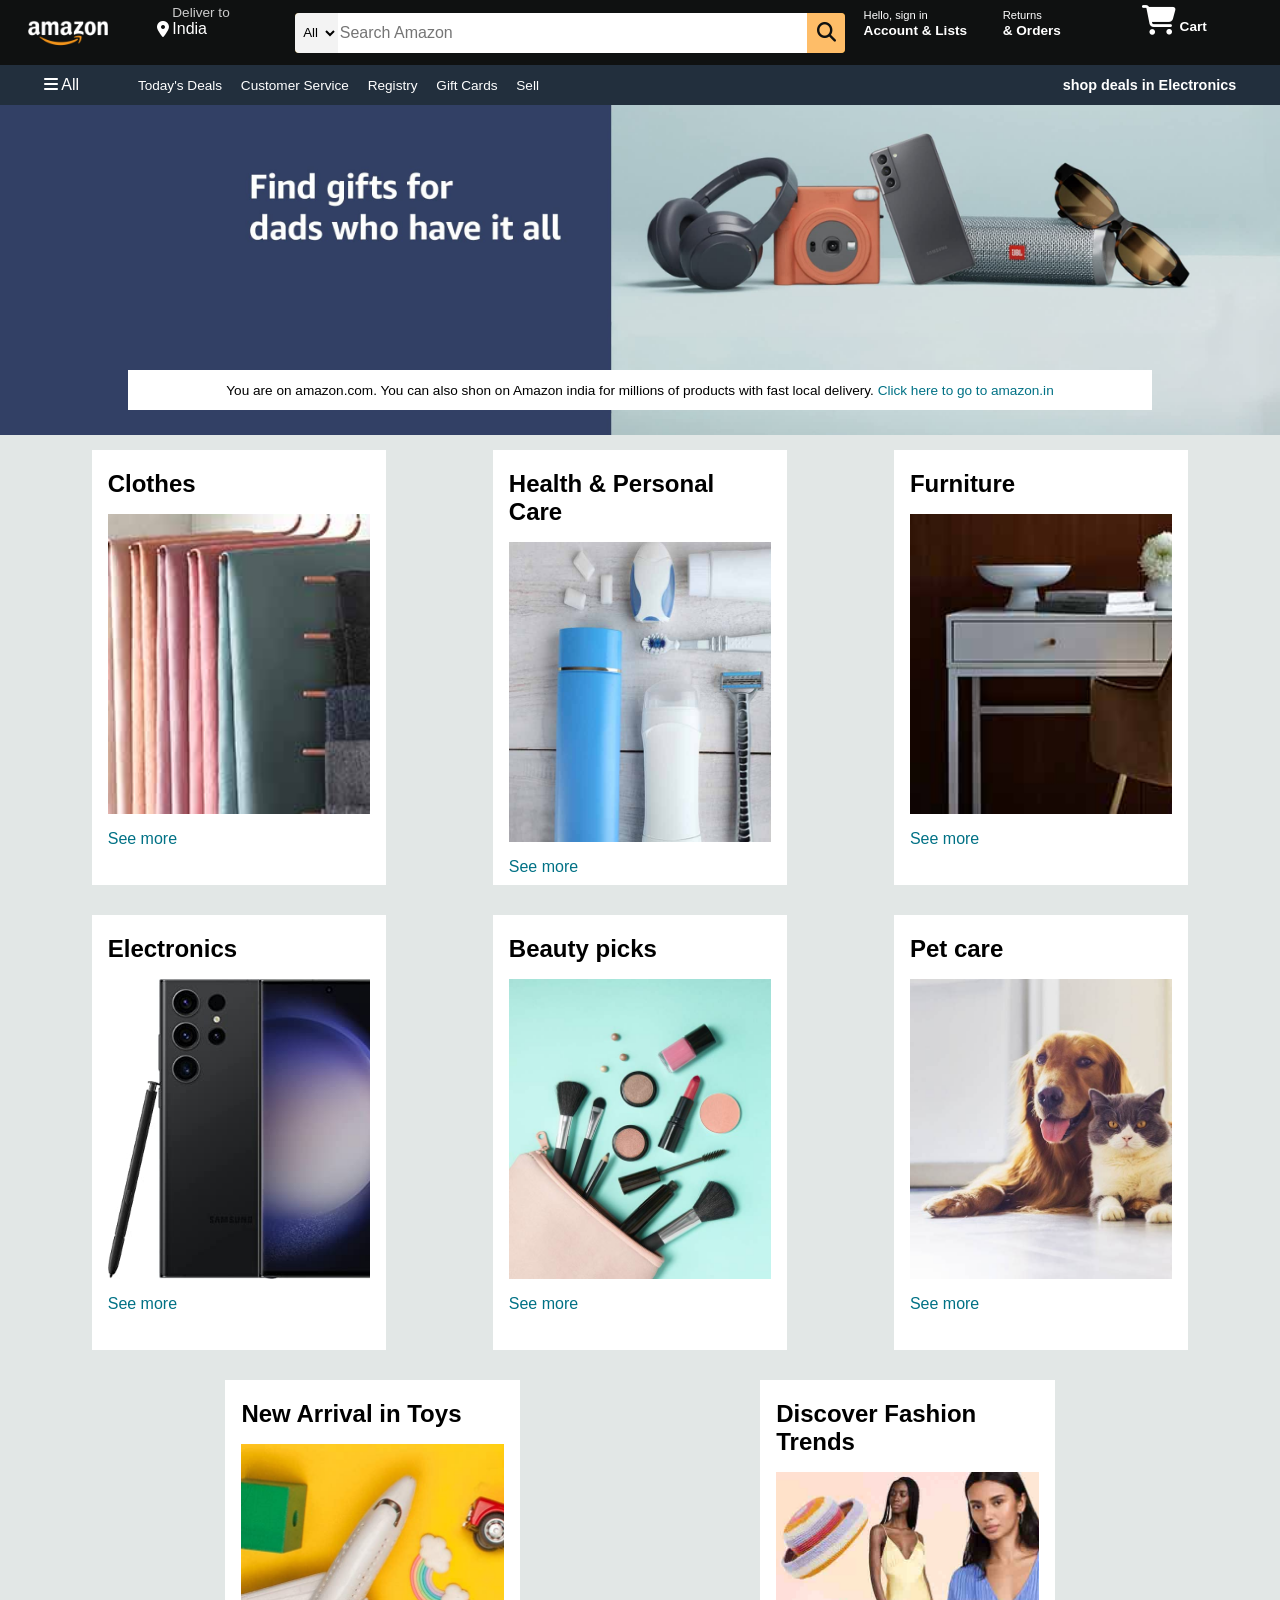
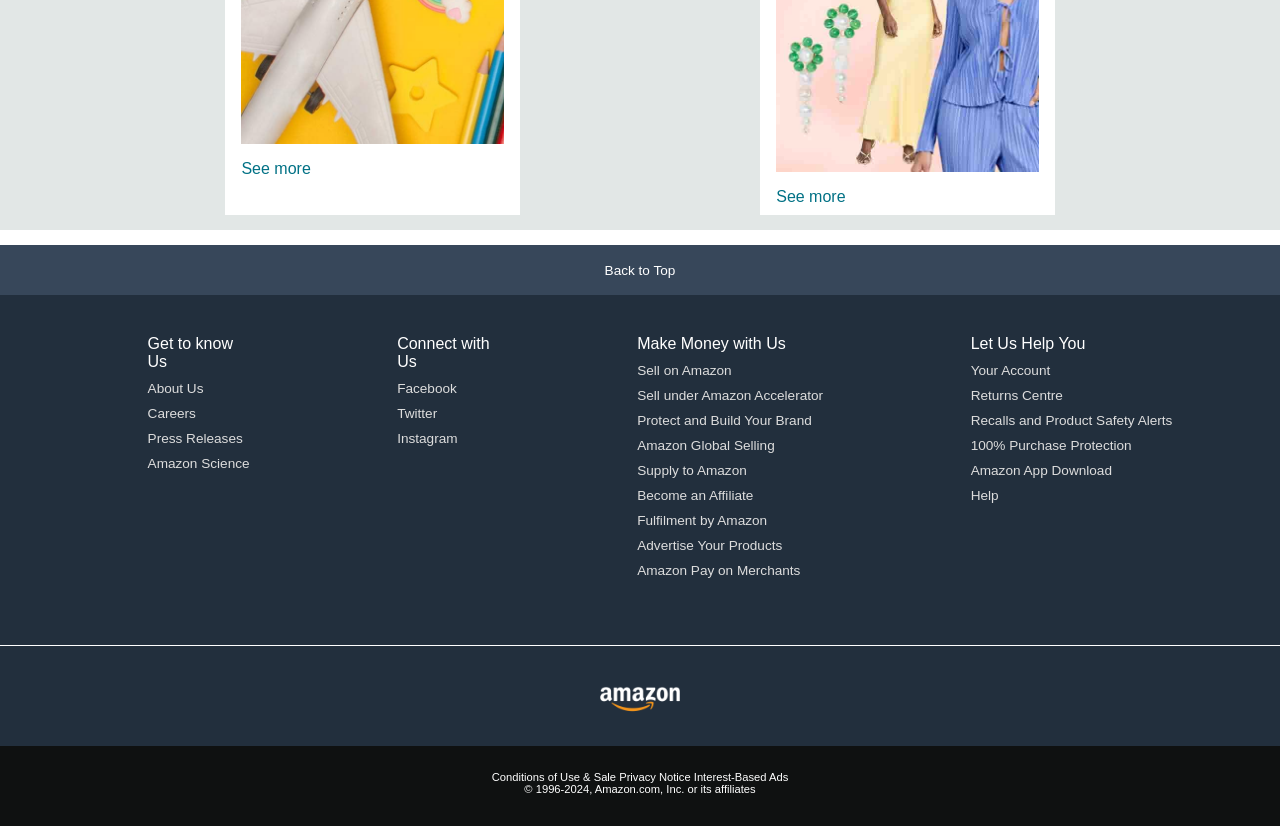
<file: Amazon_Interface/index.html>
<!DOCTYPE html>
<html lang="en">
<head>
    <meta charset="UTF-8">
    <meta http-equiv="X-UA-Compatible" content="IE=edge">
    <meta name="viewport" content="width=device-width, initial-scale=1.0">
    <title>Amazon</title>
    <link rel="stylesheet" href="https://cdnjs.cloudflare.com/ajax/libs/font-awesome/6.6.0/css/all.min.css" integrity="sha512-Kc323vGBEqzTmouAECnVceyQqyqdsSiqLQISBL29aUW4U/M7pSPA/gEUZQqv1cwx4OnYxTxve5UMg5GT6L4JJg==" crossorigin="anonymous" referrerpolicy="no-referrer" />
    <link rel="stylesheet" href="style.css">
</head>
<body>
    <header>
        <div class="navbar">
        <div class="nav-logo border">
            <div class="logo"></div>
            </div>

            <div class="nav-address border">
                <p class="add-first">Deliver to</p>
                <div class="add-icon">
                    <i class="fa-solid fa-location-dot"></i>
                    <p class="add-second">India</p>
                </div>
            </div>
        <div class="nav-search">
            <select class="search-select">
                <option>All</option>
            </select>
            <input placeholder="Search Amazon" class="search-input">
            <div class="search-icon">
                <i class="fa-solid fa-magnifying-glass"></i>
            </div>
        </div>
        <div class="nav-signin border">
            <p><span>Hello, sign in</span></p>
            <p class="nav-second">Account & Lists</p>
        </div>

        <div class="nav-return border">
            <p><span>Returns</span></p>
            <p class="nav-second">& Orders</p>
        </div>

        <div class="nav-cart border">
            <i class="fa-solid fa-cart-shopping"></i>
            Cart
        </div>
    </div>
        <div class="panel">
            <div class="panel-all">
                <i class="fa-solid fa-bars"></i>
                All
            </div>
            <div class="panel-ops">
                <p>Today's Deals</p>
                <p>Customer Service</p>
                <p>Registry</p>
                <p>Gift Cards</p>
                <p>Sell</p>
            </div>
        <div class="panel-deals">
            shop deals in Electronics
        </div>
        </div>
    </header>
    <div class="hero-section">
        <div class="hero-msg">
            <p>You are on amazon.com. You can also shon on Amazon india for millions of products with fast local delivery. <a>Click here to go to amazon.in</a></p>
        </div>
    </div>

    <div class="shop-section">
        <div class="box">
            <div class="box-content">
                <h2>Clothes</h2>
            <div class="box-img" style="background-image: url('box1_image.jpg');"></div>
            <p>See more</p>
            </div>
        </div>
        <div class="box"><div class="box-content">
            <h2>Health & Personal Care</h2>
        <div class="box-img" style="background-image: url('box2_image.jpg');"></div>
        <p>See more</p>
        </div>
    </div>
        <div class="box">
            <div class="box-content">
                <h2>Furniture</h2>
            <div class="box-img" style="background-image: url('box3_image.jpg');"></div>
            <p>See more</p>
            </div>
        </div>
        <div class="box"><div class="box-content">
            <h2>Electronics</h2>
        <div class="box-img" style="background-image: url('box4_image.jpg');"></div>
        <p>See more</p>
        </div>
    </div>
    <div class="box">
        <div class="box-content">
            <h2>Beauty picks</h2>
        <div class="box-img" style="background-image: url('box5_image.jpg');"></div>
        <p>See more</p>
        </div>
    </div>
    <div class="box"><div class="box-content">
        <h2>Pet care</h2>
    <div class="box-img" style="background-image: url('box6_image.jpg');"></div>
    <p>See more</p>
    </div>
</div>
    <div class="box">
        <div class="box-content">
            <h2>New Arrival in Toys</h2>
        <div class="box-img" style="background-image: url('box7_image.jpg');"></div>
        <p>See more</p>
        </div>
    </div>
    <div class="box"><div class="box-content">
        <h2>Discover Fashion Trends</h2>
    <div class="box-img" style="background-image: url('box8_image.jpg');"></div>
    <p>See more</p>
    </div>
</div>
    </div>

    <footer>
        <div class="foot-panel1">
            Back to Top
        </div>

        <div class="foot-panel2">
            <ul>
                <p1>Get to know</p1><br>
                <p2>Us</p2>
                 <a>About Us</a>
                 <a>Careers</a>
                 <a>Press Releases</a>
                 <a>Amazon Science</a>
            </ul>
            <ul>
                <p1>Connect with</p1><br>
                <p2>Us</p2>
                 <a>Facebook</a>
                 <a>Twitter</a>
                 <a>Instagram</a>
            </ul>
            <ul>
                <p>Make Money with Us</p>
                 <a>Sell on Amazon</a>
                 <a>Sell under Amazon 
                    Accelerator</a>
                 <a>Protect and Build Your Brand</a>
                 <a>Amazon Global Selling</a>
                 <a>Supply to Amazon</a>
                 <a>Become an Affiliate</a>
                 <a>Fulfilment by Amazon</a>
                 <a>Advertise Your Products</a>
                 <a>Amazon Pay on Merchants</a>
            </ul>
            <ul>
                <p>Let Us Help You</p>
                 <a>Your Account</a>
                 <a>Returns Centre</a>
                 <a>Recalls and Product Safety Alerts</a>
                 <a>100% Purchase Protection</a>
                 <a>Amazon App Download</a>
                 <a>Help</a>
            </ul>
        </div>
        <div class="foot-panel3">
            <div class="logo"></div>
        </div>
        <div class="foot-panel4">
            <div class="pages">
                <a>Conditions of Use & Sale</a>
                <a>Privacy Notice</a>
                <a>Interest-Based Ads</a>
            </div>
        
        <div class="copyright">
            © 1996-2024, Amazon.com, Inc. or its affiliates
        </div>
        </div>
    </footer>

</body>
</html>
</file>
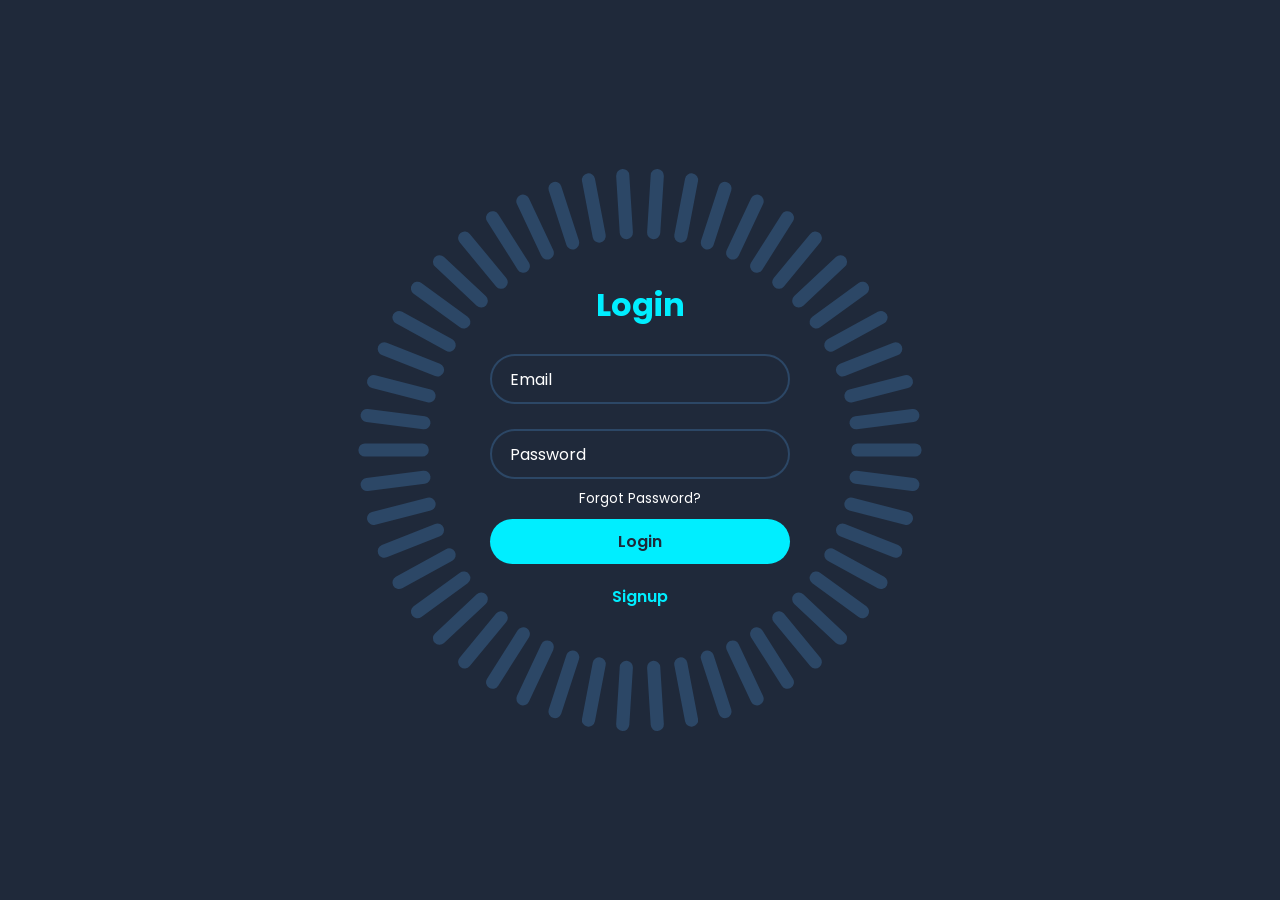
<file: Animated-Login-Page/index.html>
<html lang="en" >
<head>
  <meta charset="UTF-8">
  <title>Animated Login form</title>
  <link rel="stylesheet" href="./style.css">

</head>
<body>
<div class="container">
  <div class="login-box">
    <h2>Login</h2>
    <form action="Hello.html" method="post">
      <div class="input-box">
        <input type="email" required>
        <label>Email</label>
      </div>
      <div class="input-box">
        <input type="password" required>
        <label>Password</label>
      </div>
      <div class="forgot-password">
        <a href="#">Forgot Password?</a>
      </div>
      <button type="submit" class="btn">Login</button>
      <div class="signup-link">
        <a href="#">Signup</a>
      </div>
    </form>
  </div>

  <span style="--i:0;"></span>
  <span style="--i:1;"></span>
  <span style="--i:2;"></span>
  <span style="--i:3;"></span>
  <span style="--i:4;"></span>
  <span style="--i:5;"></span>
  <span style="--i:6;"></span>
  <span style="--i:7;"></span>
  <span style="--i:8;"></span>
  <span style="--i:9;"></span>
  <span style="--i:10;"></span>
  <span style="--i:11;"></span>
  <span style="--i:12;"></span>
  <span style="--i:13;"></span>
  <span style="--i:14;"></span>
  <span style="--i:15;"></span>
  <span style="--i:16;"></span>
  <span style="--i:17;"></span>
  <span style="--i:18;"></span>
  <span style="--i:19;"></span>
  <span style="--i:20;"></span>
  <span style="--i:21;"></span>
  <span style="--i:22;"></span>
  <span style="--i:23;"></span>
  <span style="--i:24;"></span>
  <span style="--i:25;"></span>
  <span style="--i:26;"></span>
  <span style="--i:27;"></span>
  <span style="--i:28;"></span>
  <span style="--i:29;"></span>
  <span style="--i:30;"></span>
  <span style="--i:31;"></span>
  <span style="--i:32;"></span>
  <span style="--i:33;"></span>
  <span style="--i:34;"></span>
  <span style="--i:35;"></span>
  <span style="--i:36;"></span>
  <span style="--i:37;"></span>
  <span style="--i:38;"></span>
  <span style="--i:39;"></span>
  <span style="--i:40;"></span>
  <span style="--i:41;"></span>
  <span style="--i:42;"></span>
  <span style="--i:43;"></span>
  <span style="--i:44;"></span>
  <span style="--i:45;"></span>
  <span style="--i:46;"></span>
  <span style="--i:47;"></span>
  <span style="--i:48;"></span>
  <span style="--i:49;"></span>
</div>
  
</body>
</html>
</file>
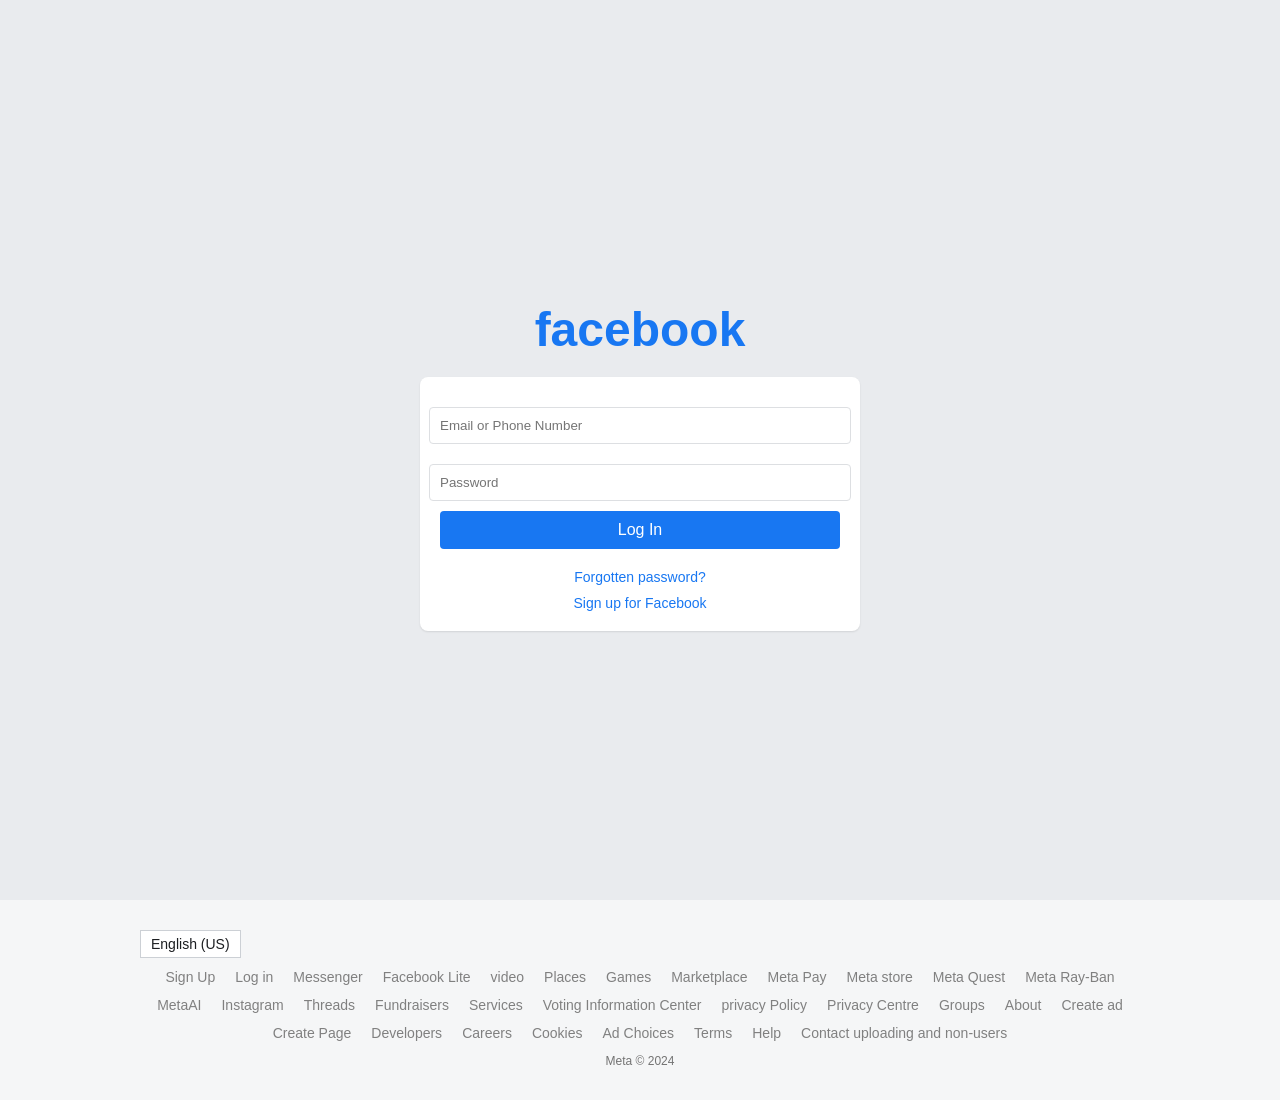
<file: Facebook_Login/index.html>
<!DOCTYPE html>
<html lang="en">
<head>
    <meta charset="UTF-8">
    <meta name="viewport" content="width=device-width, initial-scale=1.0">
    <title>Facebook - Log In or Sign Up</title>
    <link rel="stylesheet" href="styles.css">
</head>
<body>
    <div class="container">
        <div class="login-container">
            <div class="logo">
                <h1>facebook</h1>
            </div>
            <form class="login-form">
                <input type="text" placeholder="Email or Phone Number" required>
                <input type="password" placeholder="Password" required>
                <button type="submit">Log In</button>
                <div class="login-signup"></div>
                    <a href="#" class="login-signup">Forgotten password?</a>
                    <a href="#" class="login-signup">Sign up for Facebook</a>
                </div>
            </form>
        </div>
        <footer>
            <div class="footer-container">
                <div class="footer-language">
                    <div class="language-dropdown">
                        <button class="language-button">English (US)</button>
                        <div class="dropdown-content">
                            <a href="#">Español</a>
                            <a href="#">Français (France)</a>
                            <a href="#">中文(简体)</a>
                            <a href="#">العربية</a>
                            <a href="#">Português (Brasil)</a>
                            <a href="#">Italiano</a>
                            <a href="#">한국어</a>
                            <a href="#">Deutsch</a>
                            <a href="#">日本語</a>
                            <a href="#">हिन्दी</a>
                        </div>
                    </div>
                <ul class="footer-links">
                    <li><a href="#">Sign Up</a></li>
                    <li><a href="#">Log in</a></li>
                    <li><a href="#">Messenger</a></li>
                    <li><a href="#">Facebook Lite</a></li>
                    <li><a href="#">video</a></li>
                    <li><a href="#">Places</a></li>
                    <li><a href="#">Games</a></li>
                    <li><a href="#">Marketplace</a></li>
                    <li><a href="#">Meta Pay</a></li>
                    <li><a href="#">Meta store</a></li>
                    <li><a href="#">Meta Quest</a></li>
                    <li><a href="#">Meta Ray-Ban</a></li>
                    <li><a href="#">MetaAI</a></li>
                    <li><a href="#">Instagram</a></li>
                    <li><a href="#">Threads</a></li>
                    <li><a href="#">Fundraisers</a></li>
                    <li><a href="#">Services</a></li>
                    <li><a href="#">Voting Information Center</a></li>
                    <li><a href="#">privacy Policy</a></li>
                    <li><a href="#">Privacy Centre</a></li>
                    <li><a href="#">Groups</a></li>
                    <li><a href="#">About</a></li>
                    <li><a href="#">Create ad</a></li>
                    <li><a href="#">Create Page</a></li>
                    <li><a href="#">Developers</a></li>
                    <li><a href="#">Careers</a></li>
                    <li><a href="#">Cookies</a></li>
                    <li><a href="#">Ad Choices</a></li>
                    <li><a href="#">Terms</a></li>
                    <li><a href="#">Help</a></li>
                    <li><a href="#">Contact uploading and non-users</a></li>
                </ul>
                </div> 
                <div class="footer-copyright">
                    <p>Meta © 2024</p>
                </div>
            </div>
        </footer>
    </div>
</body>
</html>
</file>
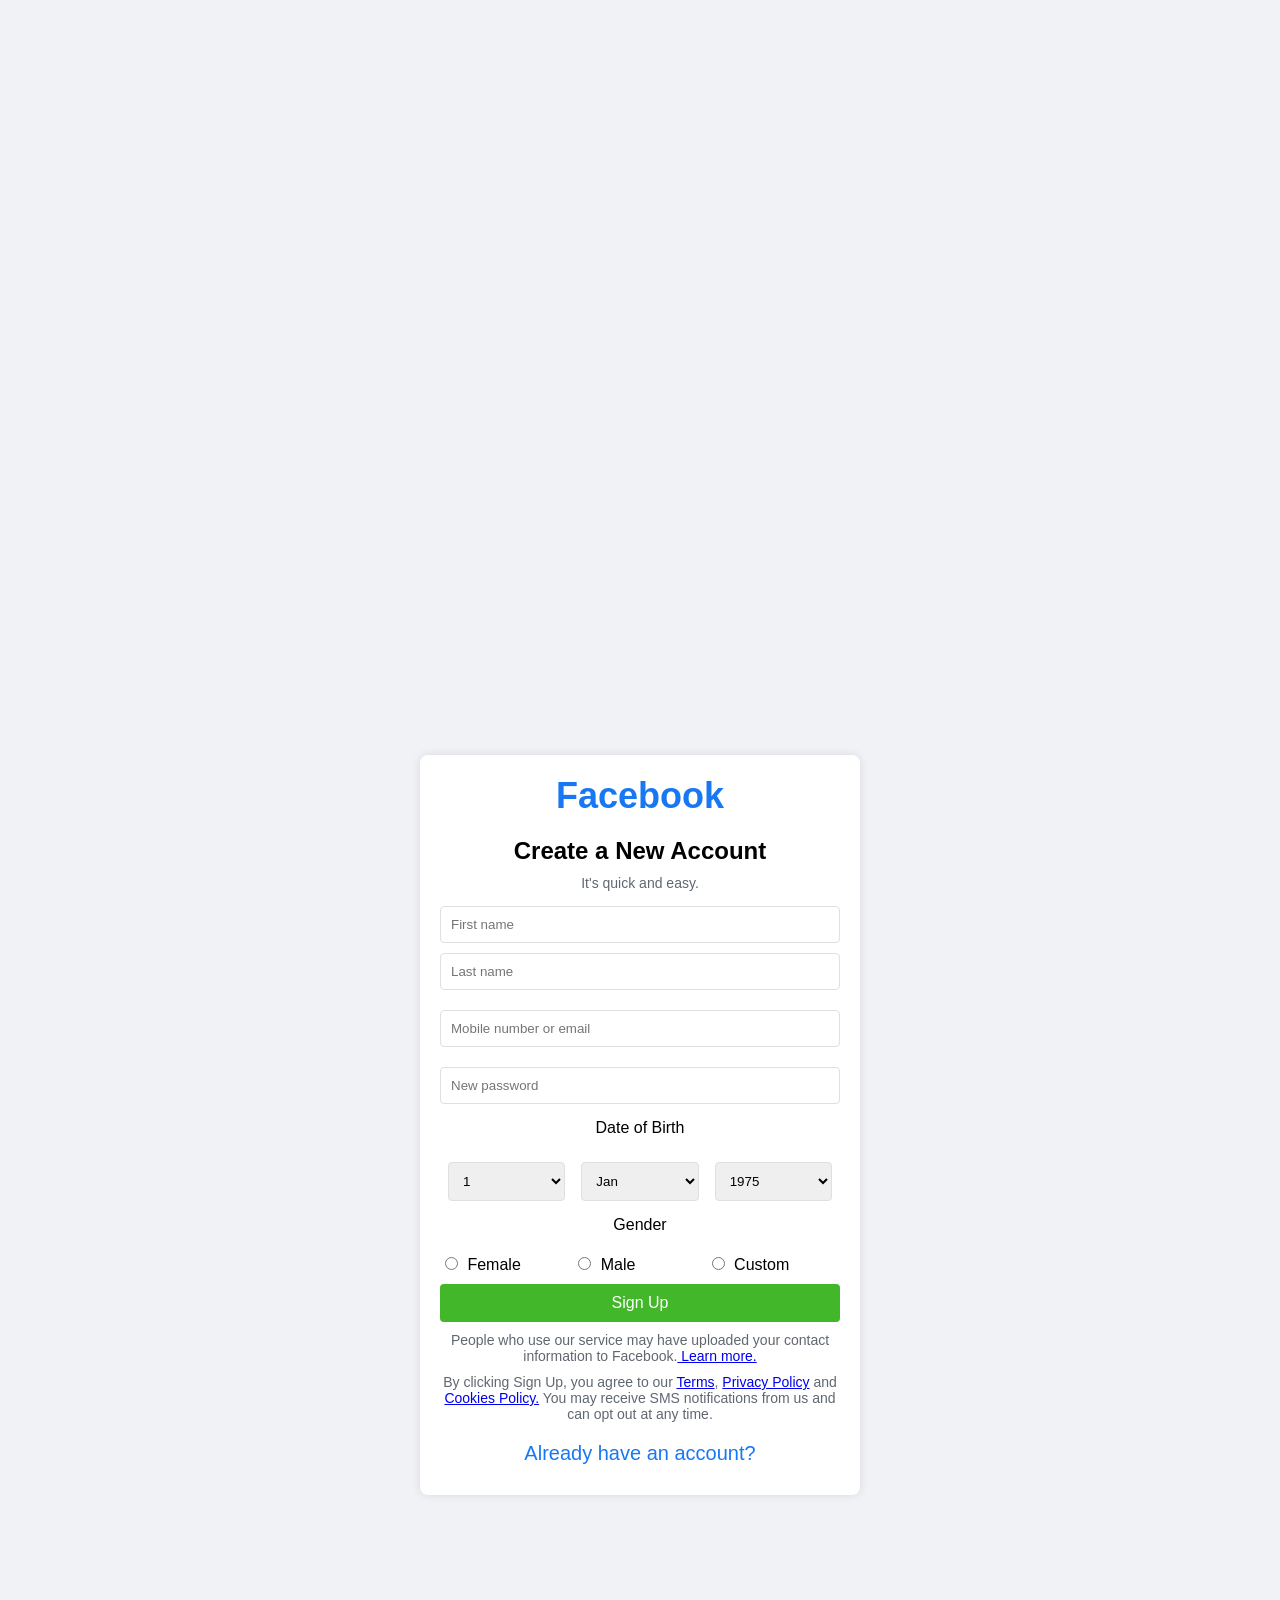
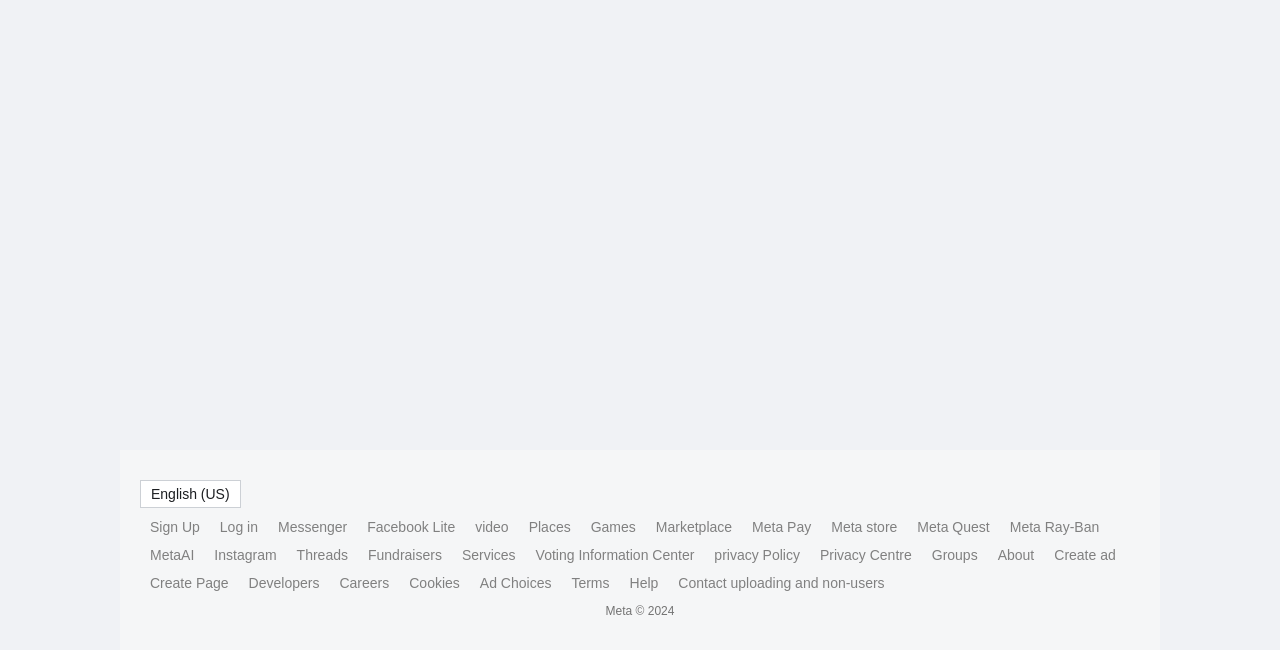
<file: Facebook_Signup/index.html>
<!DOCTYPE html>
<html lang="en">
<head>
    <meta charset="UTF-8">
    <meta name="viewport" content="width=device-width, initial-scale=1.0">
    <title>Facebook Sign Up</title>
    <link rel="stylesheet" href="styles.css">
</head>
<body>
    <div class="container">
        <div class="header">
            <h1>Facebook</h1></div>
        <div class="signup-form">
            <h2>Create a New Account</h2>
            <p>It's quick and easy.</p>
            <form>
                <div class="input-group">
                    <input type="text" placeholder="First name" required>
                    <input type="text" placeholder="Last name" required></div>
                <div class="input-group">
                    <input type="email" placeholder="Mobile number or email" required></div>
                <div class="input-group">
                    <input type="password" placeholder="New password" required></div>
                <div class="input-group">
                    <label>Date of Birth</label>
                    <div class="birthday">
                        <select required>
                            <option value="">1</option>
                            <option value="">2</option>
                            <option value="">3</option>
                            <option value="">4</option>
                            <option value="">5</option>
                            <option value="">6</option>
                            <option value="">7</option>
                            <option value="">8</option>
                            <option value="">9</option>
                            <option value="">10</option>
                            <option value="">11</option>
                            <option value="">12</option>
                            <option value="">13</option>
                            <option value="">14</option>
                            <option value="">15</option>
                            <option value="">16</option>
                            <option value="">17</option>
                            <option value="">18</option>
                            <option value="">19</option>
                            <option value="">20</option>
                            <option value="">21</option>
                            <option value="">22</option>
                            <option value="">23</option>
                            <option value="">24</option>
                            <option value="">25</option>
                            <option value="">26</option>
                            <option value="">27</option>
                            <option value="">28</option>
                            <option value="">29</option>
                            <option value="">30</option>
                            <option value="">31</option>
                        </select>
                        <select required>
                            <option value="">Jan</option>
                            <option value="">Feb</option>
                            <option value="">Mar</option>
                            <option value="">Apr</option>
                            <option value="">May</option>
                            <option value="">Jun</option>
                            <option value="">Jul</option>
                            <option value="">Aug</option>
                            <option value="">Sep</option>
                            <option value="">Oct</option>
                            <option value="">Nov</option>
                            <option value="">Dec</option>
                        </select>
                        <select required>
                            <option value="">1975</option>
                            <option value="">1976</option>
                            <option value="">1977</option>
                            <option value="">1978</option>
                            <option value="">1979</option>
                            <option value="">1980</option>
                            <option value="">1981</option>
                            <option value="">1982</option>
                            <option value="">1983</option>
                            <option value="">1984</option>
                            <option value="">1985</option>
                            <option value="">1986</option>
                            <option value="">1987</option>
                            <option value="">1988</option>
                            <option value="">1989</option>
                            <option value="">1990</option>
                            <option value="">1991</option>
                            <option value="">1992</option>
                            <option value="">1993</option>
                            <option value="">1994</option>
                            <option value="">1995</option>
                            <option value="">1996</option>
                            <option value="">1997</option>
                            <option value="">1998</option>
                            <option value="">1999</option>
                            <option value="">2000</option>
                            <option value="">2001</option>
                            <option value="">2002</option>
                            <option value="">2003</option>
                            <option value="">2004</option>
                            <option value="">2005</option>
                            <option value="">2006</option>
                            <option value="">2007</option>
                            <option value="">2008</option>
                            <option value="">2009</option>
                            <option value="">2010</option>
                            <option value="">2011</option>
                            <option value="">2012</option>
                            <option value="">2013</option>
                            <option value="">2014</option>
                            <option value="">2015</option>
                            <option value="">2016</option>
                            <option value="">2017</option>
                            <option value="">2018</option>
                            <option value="">2019</option>
                            <option value="">2020</option>
                            <option value="">2021</option>
                            <option value="">2022</option>
                            <option value="">2023</option>
                            <option value="">2024</option>
                        </select>
                    </div>
                </div>
                <div class="input-group">
                    <label>Gender</label>
                    <div class="gender">
                        <label><input type="radio" name="gender" value="female" required> Female</label>
                        <label><input type="radio" name="gender" value="male" required> Male</label>
                        <label><input type="radio" name="gender" value="custom" required> Custom</label>
                    </div>
                </div>
                <div class="input-group">
                    <button type="submit">Sign Up</button>
                </div>
                <p class="policy">People who use our service may have uploaded your contact information to Facebook.<a href="#"> Learn more.</a></p>
                <p class="policy">By clicking Sign Up, you agree to our <a href="#">Terms</a>, <a href="#">Privacy Policy</a> and <a href="#">Cookies Policy.</a> You may receive SMS notifications from us and can opt out at any time.</p>
            </form>
            <div class="signup"></div>
                    <a href="#" class="signup">Already have an account?</a>
                </div>
        </div>
        <footer>
            <div class="footer-container">
                <div class="footer-language">
                    <div class="language-dropdown">
                        <button class="language-button">English (US)</button>
                        <div class="dropdown-content">
                            <a href="#">Español</a>
                            <a href="#">Français (France)</a>
                            <a href="#">中文(简体)</a>
                            <a href="#">العربية</a>
                            <a href="#">Português (Brasil)</a>
                            <a href="#">Italiano</a>
                            <a href="#">한국어</a>
                            <a href="#">Deutsch</a>
                            <a href="#">日本語</a>
                            <a href="#">हिन्दी</a>
                        </div>
                    </div>
                <ul class="footer-links">
                    <li><a href="#">Sign Up</a></li>
                    <li><a href="#">Log in</a></li>
                    <li><a href="#">Messenger</a></li>
                    <li><a href="#">Facebook Lite</a></li>
                    <li><a href="#">video</a></li>
                    <li><a href="#">Places</a></li>
                    <li><a href="#">Games</a></li>
                    <li><a href="#">Marketplace</a></li>
                    <li><a href="#">Meta Pay</a></li>
                    <li><a href="#">Meta store</a></li>
                    <li><a href="#">Meta Quest</a></li>
                    <li><a href="#">Meta Ray-Ban</a></li>
                    <li><a href="#">MetaAI</a></li>
                    <li><a href="#">Instagram</a></li>
                    <li><a href="#">Threads</a></li>
                    <li><a href="#">Fundraisers</a></li>
                    <li><a href="#">Services</a></li>
                    <li><a href="#">Voting Information Center</a></li>
                    <li><a href="#">privacy Policy</a></li>
                    <li><a href="#">Privacy Centre</a></li>
                    <li><a href="#">Groups</a></li>
                    <li><a href="#">About</a></li>
                    <li><a href="#">Create ad</a></li>
                    <li><a href="#">Create Page</a></li>
                    <li><a href="#">Developers</a></li>
                    <li><a href="#">Careers</a></li>
                    <li><a href="#">Cookies</a></li>
                    <li><a href="#">Ad Choices</a></li>
                    <li><a href="#">Terms</a></li>
                    <li><a href="#">Help</a></li>
                    <li><a href="#">Contact uploading and non-users</a></li>
                </ul>
                </div> 
                <div class="footer-copyright">
                    <p>Meta © 2024</p>
                </div>
            </div>
        </footer>
</body>
</html>
</file>
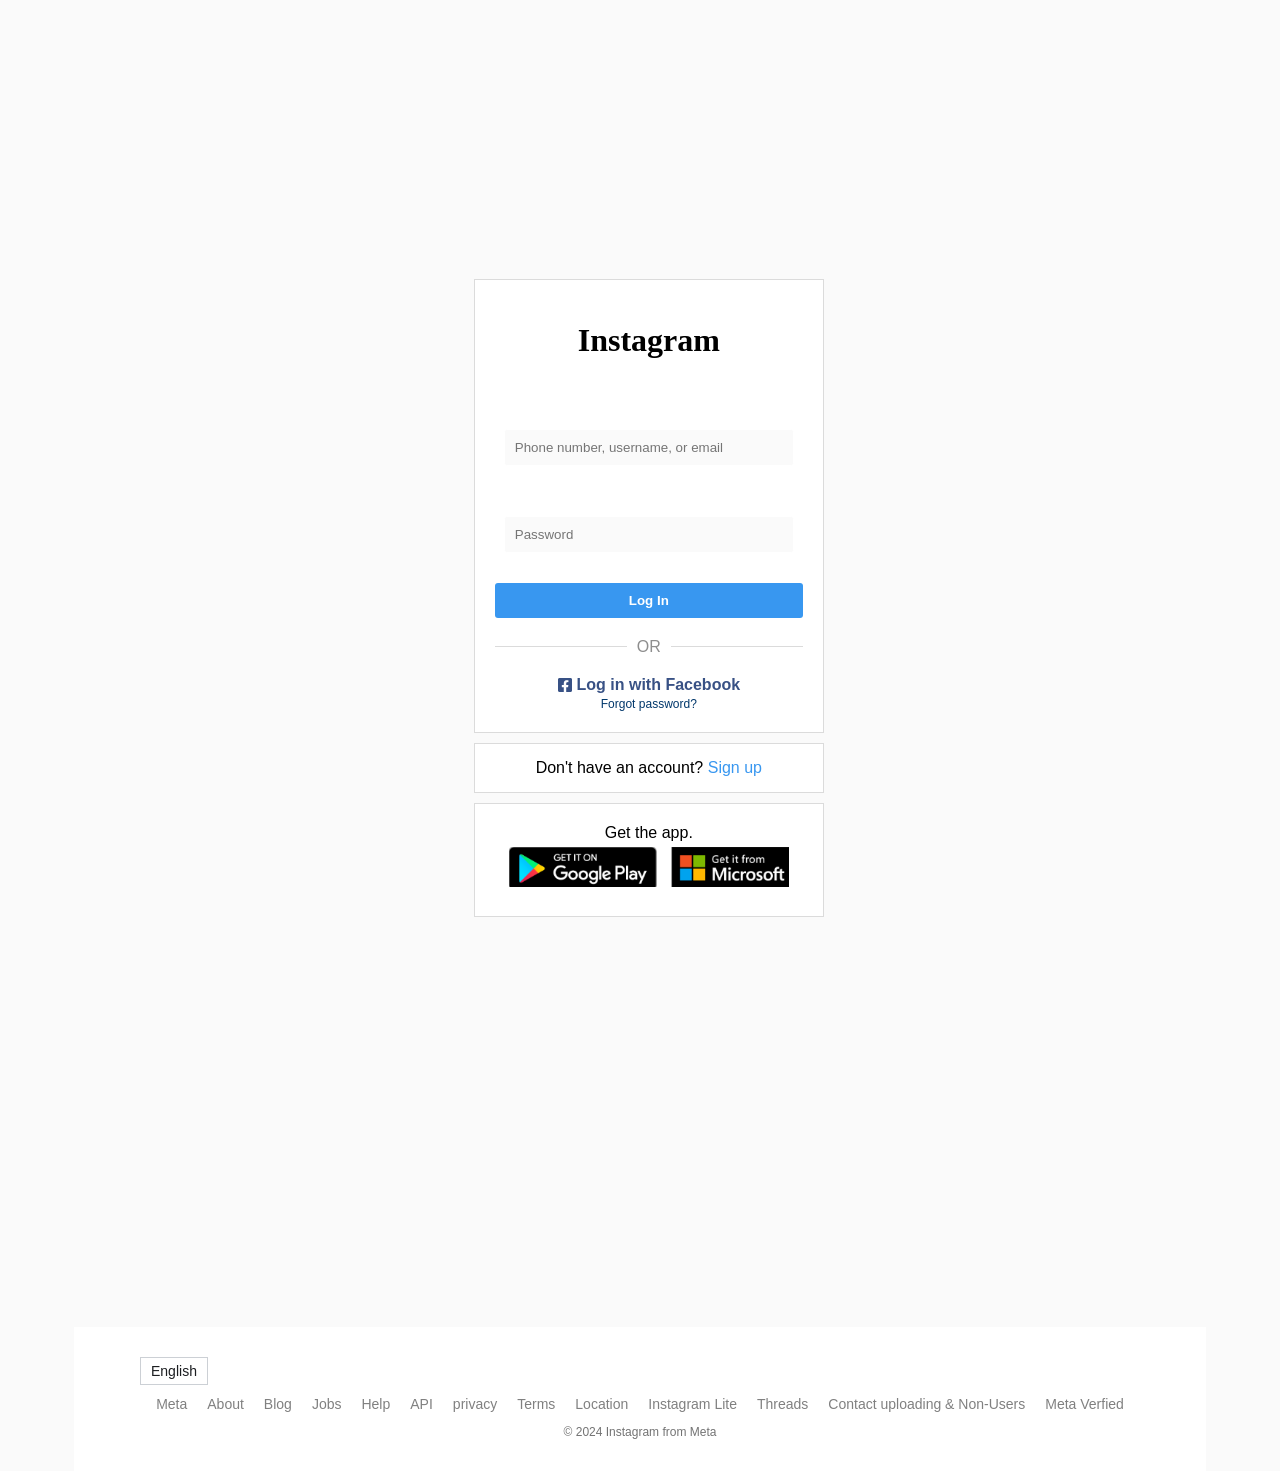
<file: Instagram_Login/index.html>
<!DOCTYPE html>
<html lang="en">
<div class="wrapper">
<head>
    <meta charset="UTF-8">
    <meta name="viewport" content="width=device-width, initial-scale=1.0">
    <title>Instagram Login</title>
    <link rel="stylesheet" href="https://cdnjs.cloudflare.com/ajax/libs/font-awesome/5.15.4/css/all.min.css">
    <link rel="stylesheet" href="styles.css">
</head>
<body>
    <div class="container">
        <div class="login-box">
            <h1 class="logo">Instagram</h1>
            <form>
                <div class="input-group">
                    <input type="text" placeholder="Phone number, username, or email" required>
                </div>
                <div class="input-group">
                    <input type="password" placeholder="Password" required>
                </div>
                <button type="submit" class="login-btn">Log In</button>
                <div class="divider">
                    <div class="line"></div>
                    <div class="or">OR</div>
                    <div class="line"></div>
                </div>
                <div class="facebook-login">
                    <i class="fab fa-facebook-square"></i>
                    <span>Log in with Facebook</span>
                </div>
                <a href="#" class="forgot-password">Forgot password?</a>
            </form>
        </div>
        <div class="signup-box">
            <span>Don't have an account?</span> <a href="#">Sign up</a>
        </div>
        <div class="app-links">
            <span>Get the app.</span>
            <div class="store-buttons">
                <img src="Get it on Google Play.png" alt="Playtore">
                <img src="Get it from Microsoft.png" alt="Microsoft">
            </div>
        </div>
    </div>
    <footer>
        <div class="footer-container">
            <div class="footer-language">
                <div class="language-dropdown">
                    <button class="language-button">English</button>
                    <div class="dropdown-content">
                        <a href="#">Español</a>
                        <a href="#">Français (France)</a>
                        <a href="#">中文(简体)</a>
                        <a href="#">العربية</a>
                        <a href="#">Português (Brasil)</a>
                        <a href="#">Italiano</a>
                        <a href="#">한국어</a>
                        <a href="#">Deutsch</a>
                        <a href="#">日本語</a>
                        <a href="#">हिन्दी</a>
                    </div>
                </div>
            <ul class="footer-links">
                <li><a href="#">Meta</a></li>
                <li><a href="#">About</a></li>
                <li><a href="#">Blog</a></li>
                <li><a href="#">Jobs</a></li>
                <li><a href="#">Help</a></li>
                <li><a href="#">API</a></li>
                <li><a href="#">privacy</a></li>
                <li><a href="#">Terms</a></li>
                <li><a href="#">Location</a></li>
                <li><a href="#">Instagram Lite</a></li>
                <li><a href="#">Threads</a></li>
                <li><a href="#">Contact uploading & Non-Users</a></li>
                <li><a href="#">Meta Verfied</a></li>
            </ul>
        </div> 
        <div class="footer-copyright">
            <p> © 2024 Instagram from Meta</p>
        </div>
    </div>
    </footer>
</body>
</div>
</html>
</file>
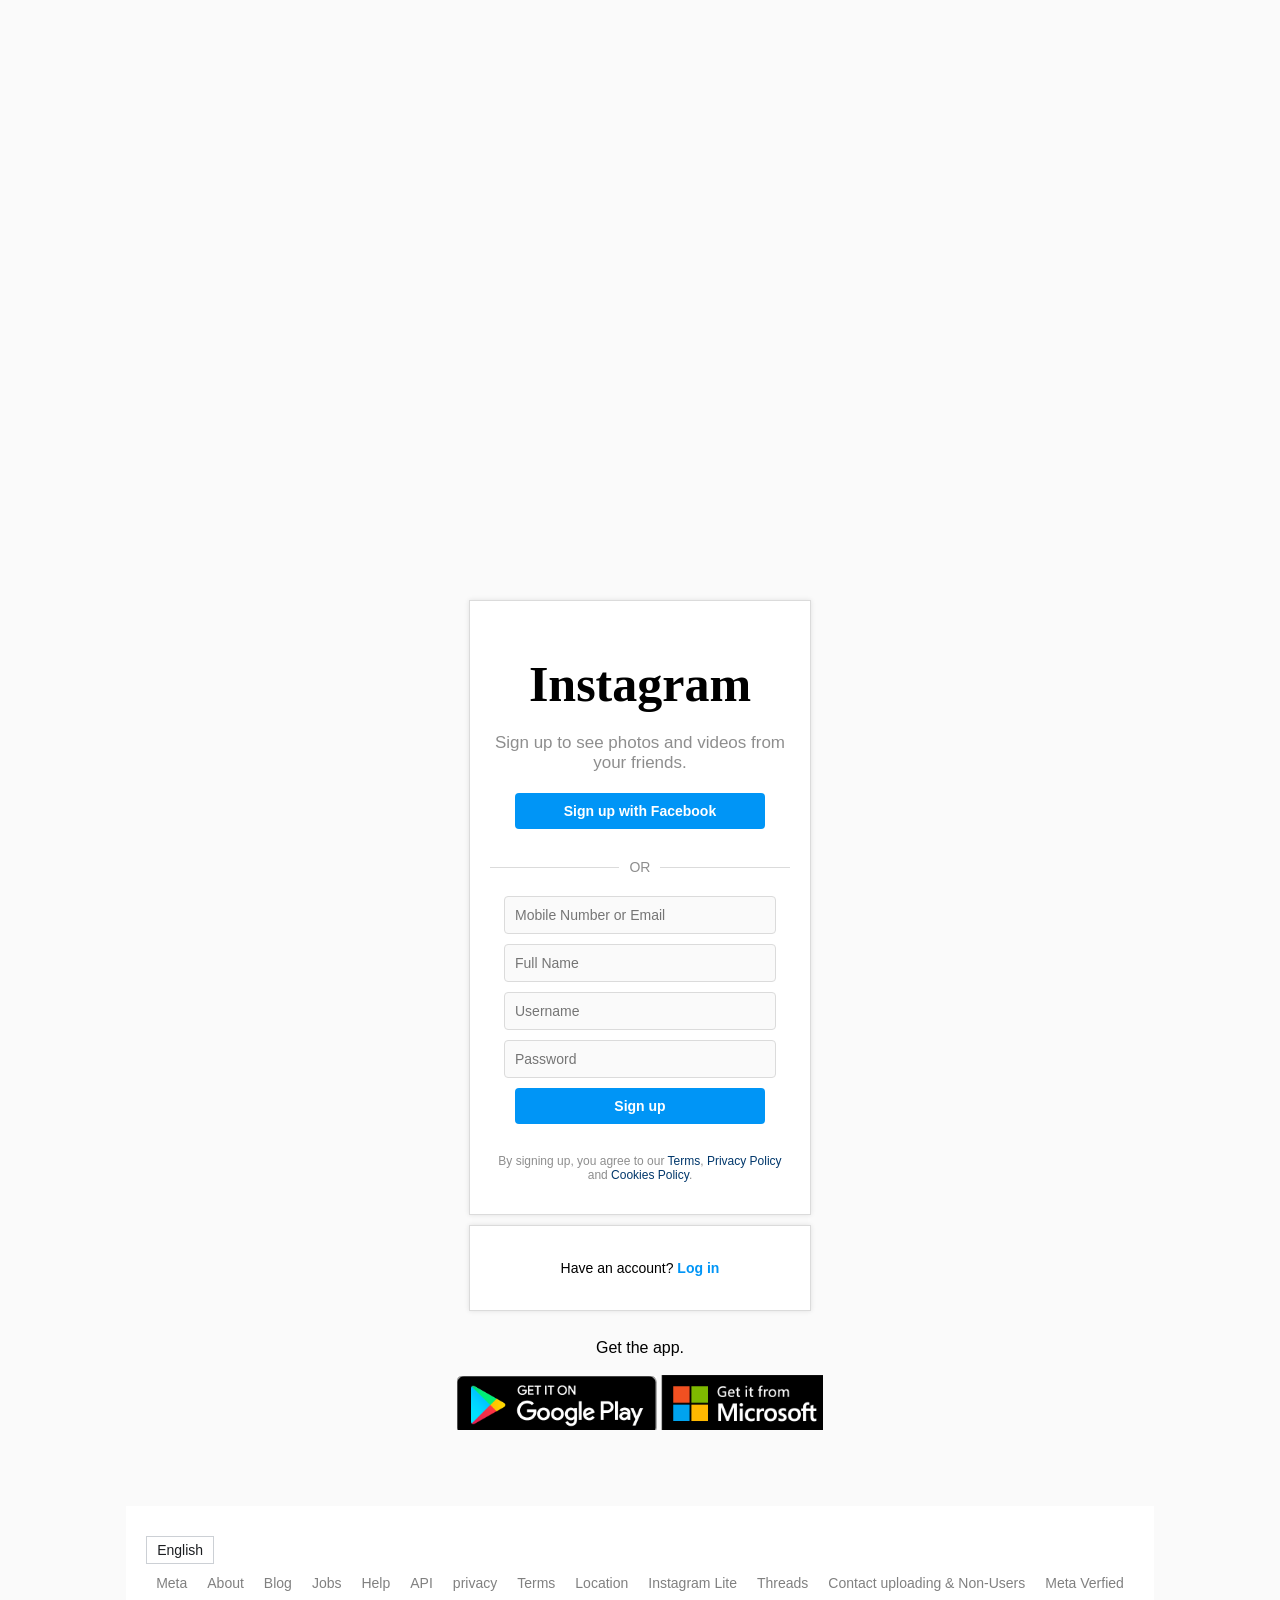
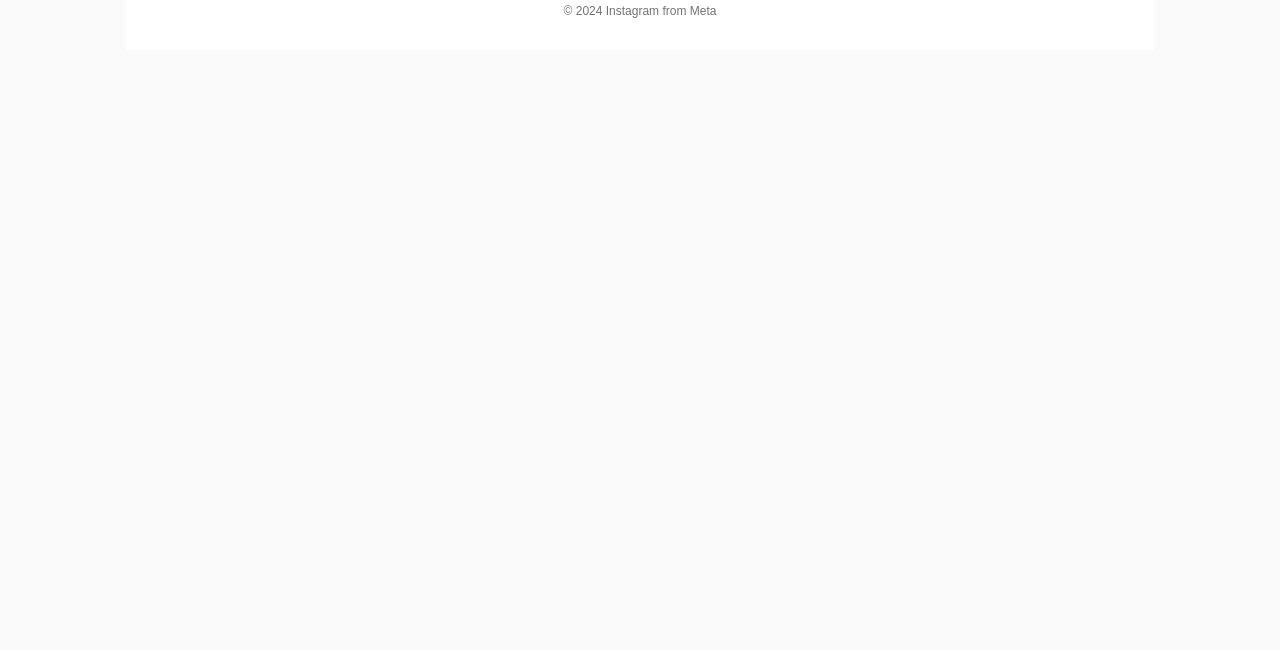
<file: Instagram_Signup/index.html>
<!DOCTYPE html>
<html lang="en">
    <div class="wrapper">
<head>
    <meta charset="UTF-8">
    <meta name="viewport" content="width=device-width, initial-scale=1.0">
    <title>Instagram Sign Up</title>
    <link rel="stylesheet" href="styles.css">
</head>
<body>
    <div class="container">
        <div class="rough">
            <div>
                <div class="signup-box">
                    <h1>Instagram</h1>
                    <p class="tagline">Sign up to see photos and videos from your friends.</p>
                    <button class="signup-btn">
                        <i class="fa-brands fa-facebook-f"></i>
                        <span>Sign up with Facebook</span>
                    </button>
                    <div class="divider">
                        <hr>
                        <span>OR</span>
                        <hr>
                    </div>
                    <form>
                        <input type="email" placeholder="Mobile Number or Email" required>
                        <input type="text" placeholder="Full Name" required>
                        <input type="text" placeholder="Username" required>
                        <input type="password" placeholder="Password" required>
                        <button type="submit" class="signup-btn">Sign up</button>
                    </form>
                    <p class="terms">By signing up, you agree to our <a href="#">Terms</a>, <a href="#">Privacy Policy</a> and <a href="#">Cookies Policy</a>.</p>
                </div>
                <div class="login-box">
                    <p>Have an account? <a href="#">Log in</a></p>
                </div>
            </div>
        </div>
        
        <div class="app-links"><br>
            <span>Get the app.</span><br><br>
            <div class="store-buttons">
                <img src="Get it on Google Play.png" alt="Playtore">
                <img src="Get it from Microsoft.png" alt="Microsoft">
            </div><br><br><br><br>
        </div>
        <footer>
            <div class="footer-container">
                <div class="footer-language">
                    <div class="language-dropdown">
                        <button class="language-button">English</button>
                        <div class="dropdown-content">
                            <a href="#">Español</a>
                            <a href="#">Français (France)</a>
                            <a href="#">中文(简体)</a>
                            <a href="#">العربية</a>
                            <a href="#">Português (Brasil)</a>
                            <a href="#">Italiano</a>
                            <a href="#">한국어</a>
                            <a href="#">Deutsch</a>
                            <a href="#">日本語</a>
                            <a href="#">हिन्दी</a>
                        </div>
                    </div>
                <ul class="footer-links">
                    <li><a href="#">Meta</a></li>
                    <li><a href="#">About</a></li>
                    <li><a href="#">Blog</a></li>
                    <li><a href="#">Jobs</a></li>
                    <li><a href="#">Help</a></li>
                    <li><a href="#">API</a></li>
                    <li><a href="#">privacy</a></li>
                    <li><a href="#">Terms</a></li>
                    <li><a href="#">Location</a></li>
                    <li><a href="#">Instagram Lite</a></li>
                    <li><a href="#">Threads</a></li>
                    <li><a href="#">Contact uploading & Non-Users</a></li>
                    <li><a href="#">Meta Verfied</a></li>
                </ul>
            </div> 
            <div class="footer-copyright">
                <p> © 2024 Instagram from Meta</p>
            </div>
        </div>
        </footer>
        </div>
    </div>
</body>
</html>
</file>
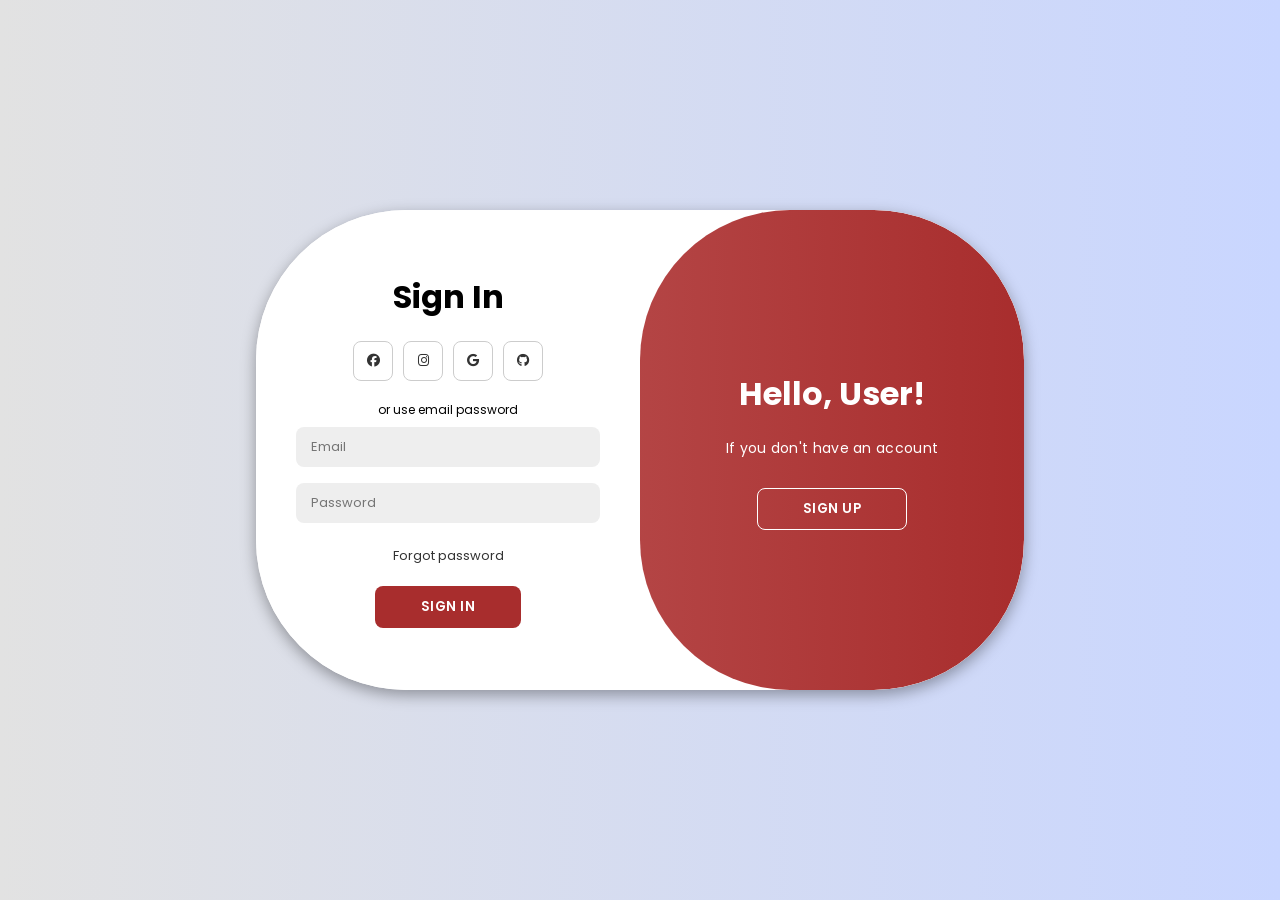
<file: Login_Signup_Page/index.html>
<!DOCTYPE html>
<html lang="en">
  <head>
    <meta charset="UTF-8" />
    <meta name="viewport" content="width=device-width, initial-scale=1.0" />
    <link rel="stylesheet" href="style.css" />
    <link
      rel="stylesheet"
      href="https://cdnjs.cloudflare.com/ajax/libs/font-awesome/6.5.2/css/all.min.css"
      integrity="sha512-SnH5WK+bZxgPHs44uWIX+LLJAJ9/2PkPKZ5QiAj6Ta86w+fsb2TkcmfRyVX3pBnMFcV7oQPJkl9QevSCWr3W6A=="
      crossorigin="anonymous"
      referrerpolicy="no-referrer"
    />
    <link rel="preconnect" href="https://fonts.googleapis.com" />
    <link rel="preconnect" href="https://fonts.gstatic.com" crossorigin />
    <link
      href="https://fonts.googleapis.com/css2?family=Poppins:ital,wght@0,100;0,200;0,300;0,400;0,500;0,600;0,700;0,800;0,900;1,100;1,200;1,300;1,400;1,500;1,600;1,700;1,800;1,900&display=swap"
      rel="stylesheet"
    />
    <title>Login Page</title>
  </head>
  <body>
    <div class="container" id="container">
      <div class="sign-up">
        <form>
          <h1>Create Account</h1>
          <div class="icons">
            <a href="#" class="icon"><i class="fa-brands fa-facebook"></i></a>
            <a href="#" class="icon"><i class="fa-brands fa-instagram"></i></a>
            <a href="#" class="icon"><i class="fa-brands fa-google"></i></a>
            <a href="#" class="icon"><i class="fa-brands fa-github"></i></a>
          </div>
          <span>or use email for registeration</span>
          <input type="text" placeholder="Name" />
          <input type="text" placeholder="Email" />
          <input type="password" placeholder="Password" />
          <button>Sign Up</button>
        </form>
      </div>
      <div class="sign-in">
        <form>
          <h1>Sign In</h1>
          <div class="icons">
            <a href="#" class="icon"><i class="fa-brands fa-facebook"></i></a>
            <a href="#" class="icon"><i class="fa-brands fa-instagram"></i></a>
            <a href="#" class="icon"><i class="fa-brands fa-google"></i></a>
            <a href="#" class="icon"><i class="fa-brands fa-github"></i></a>
          </div>
          <span>or use email password</span>
          <input type="text" placeholder="Email" />
          <input type="password" placeholder="Password" />
          <a href="#">Forgot password</a>
          <button>Sign In</button>
        </form>
      </div>
      <div class="toogle-container">
        <div class="toogle">
          <div class="toogle-panel toogle-left">
            <h1>Welcome User!</h1>
            <p>If you already have an account</p>
            <button class="hidden" id="login">Sign In</button>
          </div>
          <div class="toogle-panel toogle-right">
            <h1>Hello, User!</h1>
            <p>If you don't have an account</p>
            <button class="hidden" id="register">Sign Up</button>
          </div>
        </div>
      </div>
    </div>
    <script src="script.js"></script>
  </body>
</html>
</file>
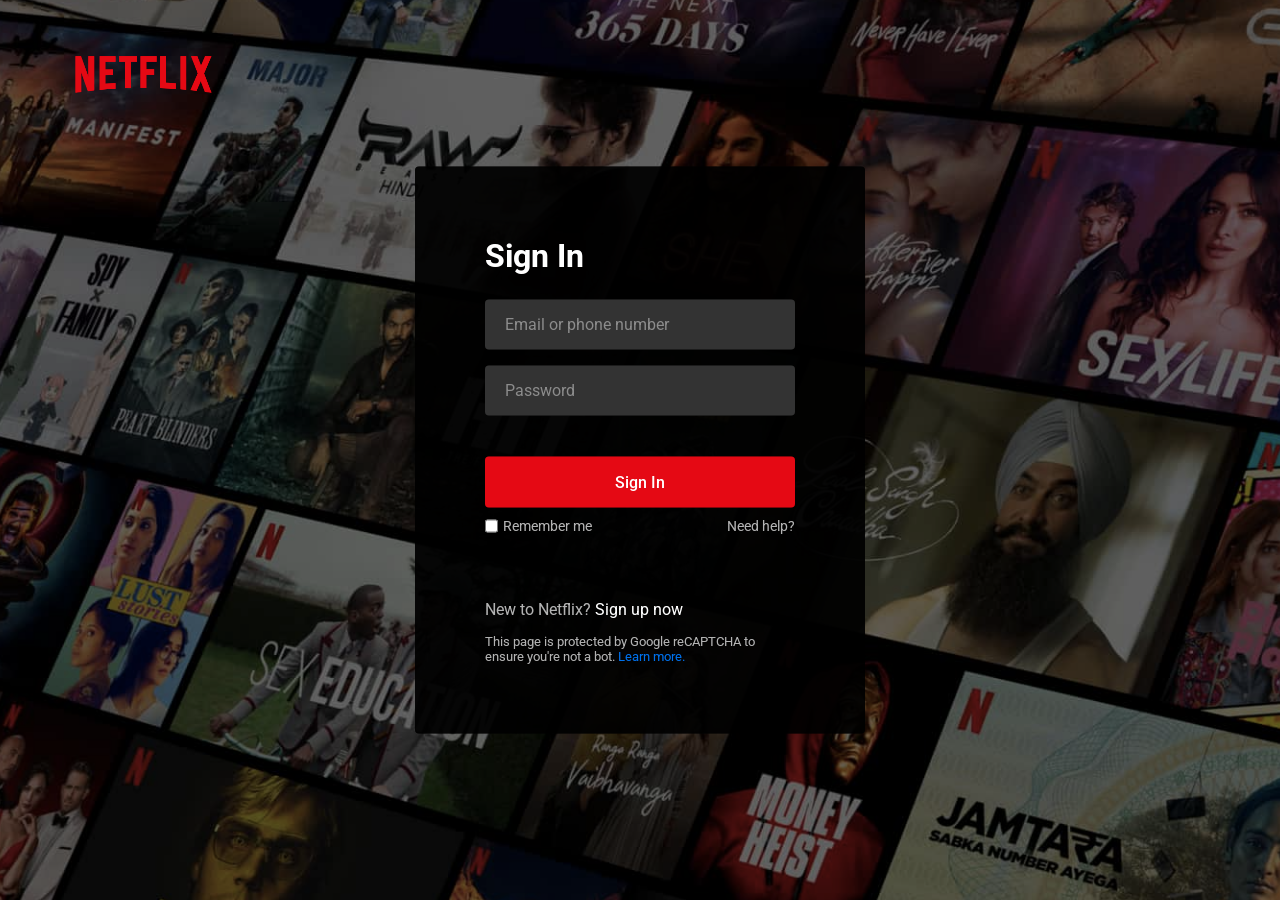
<file: Netflix_Login/index.html>
<!DOCTYPE html>
<html lang="en" >
<head>
  <meta charset="UTF-8">
  <title>Netflix Login Page</title>
  <link rel="stylesheet" href="./style.css">

</head>
<body>
<!-- partial:index.partial.html -->
<nav>
  <a href="#"><img src="logo.png"></a>
</nav>
<div class="form-wrapper">
  <h2>Sign In</h2>
  <form action="#">
    <div class="form-control">
      <input type="text" required>
      <label>Email or phone number</label>
    </div>
    <div class="form-control">
      <input type="password" required>
      <label>Password</label>
    </div>
    <button type="submit">Sign In</button>
    <div class="form-help">
      <div class="remember-me">
        <input type="checkbox" id="remember-me">
        <label for="remember-me">Remember me</label>
      </div>
      <a href="#">Need help?</a>
    </div>
  </form>
  <p>New to Netflix? <a href="#">Sign up now</a></p>
  <small>
    This page is protected by Google reCAPTCHA to ensure you're not a bot.
    <a href="#">Learn more.</a>
  </small>
</div><nav>
  <a href="#"><img src="logo.png" alt="logo"></a>
</nav>
<div class="form-wrapper">
  <h2>Sign In</h2>
  <form action="#">
    <div class="form-control">
      <input type="text" required>
      <label>Email or phone number</label>
    </div>
    <div class="form-control">
      <input type="password" required>
      <label>Password</label>
    </div>
    <button type="submit">Sign In</button>
    <div class="form-help">
      <div class="remember-me">
        <input type="checkbox" id="remember-me">
        <label for="remember-me">Remember me</label>
      </div>
      <a href="#">Need help?</a>
    </div>
  </form>
  <p>New to Netflix? <a href="#">Sign up now</a></p>
  <small>
    This page is protected by Google reCAPTCHA to ensure you're not a bot.
    <a href="#">Learn more.</a>
  </small>
</div>


  
</body>
</html>
</file>
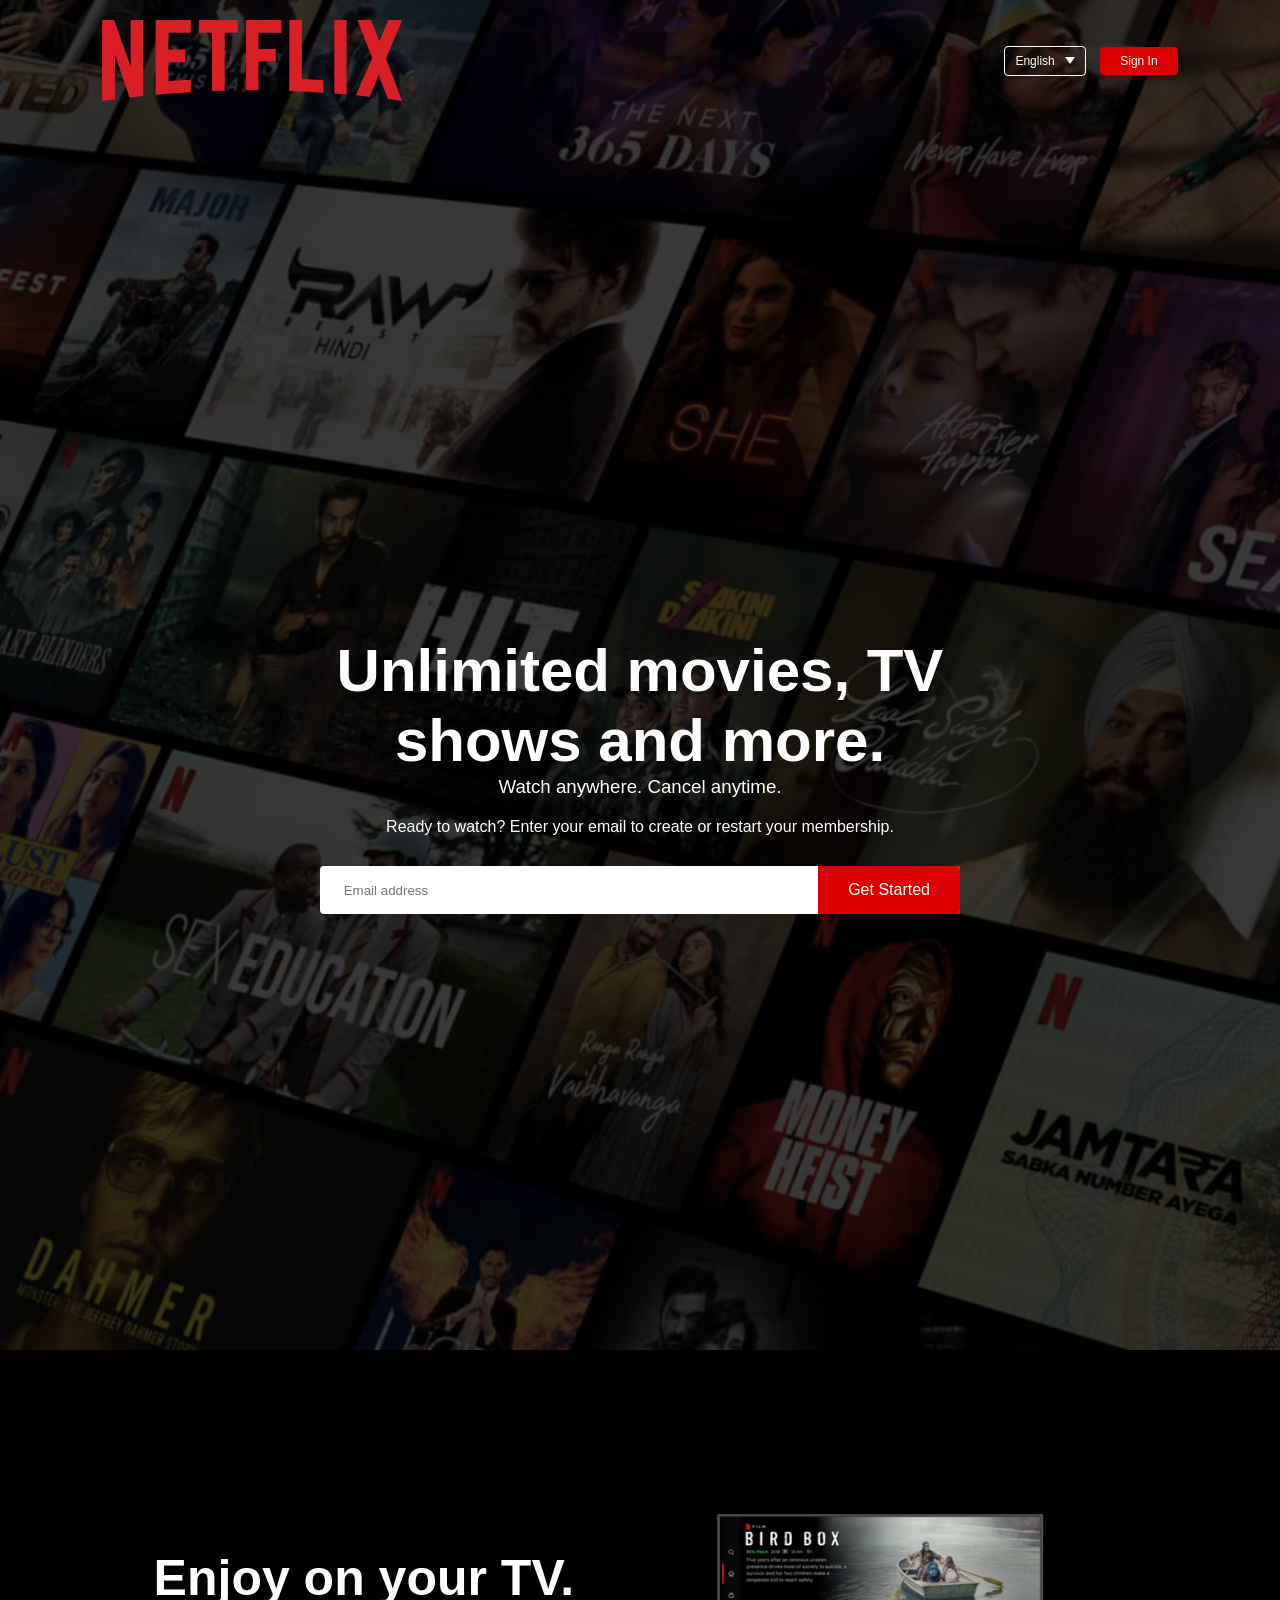
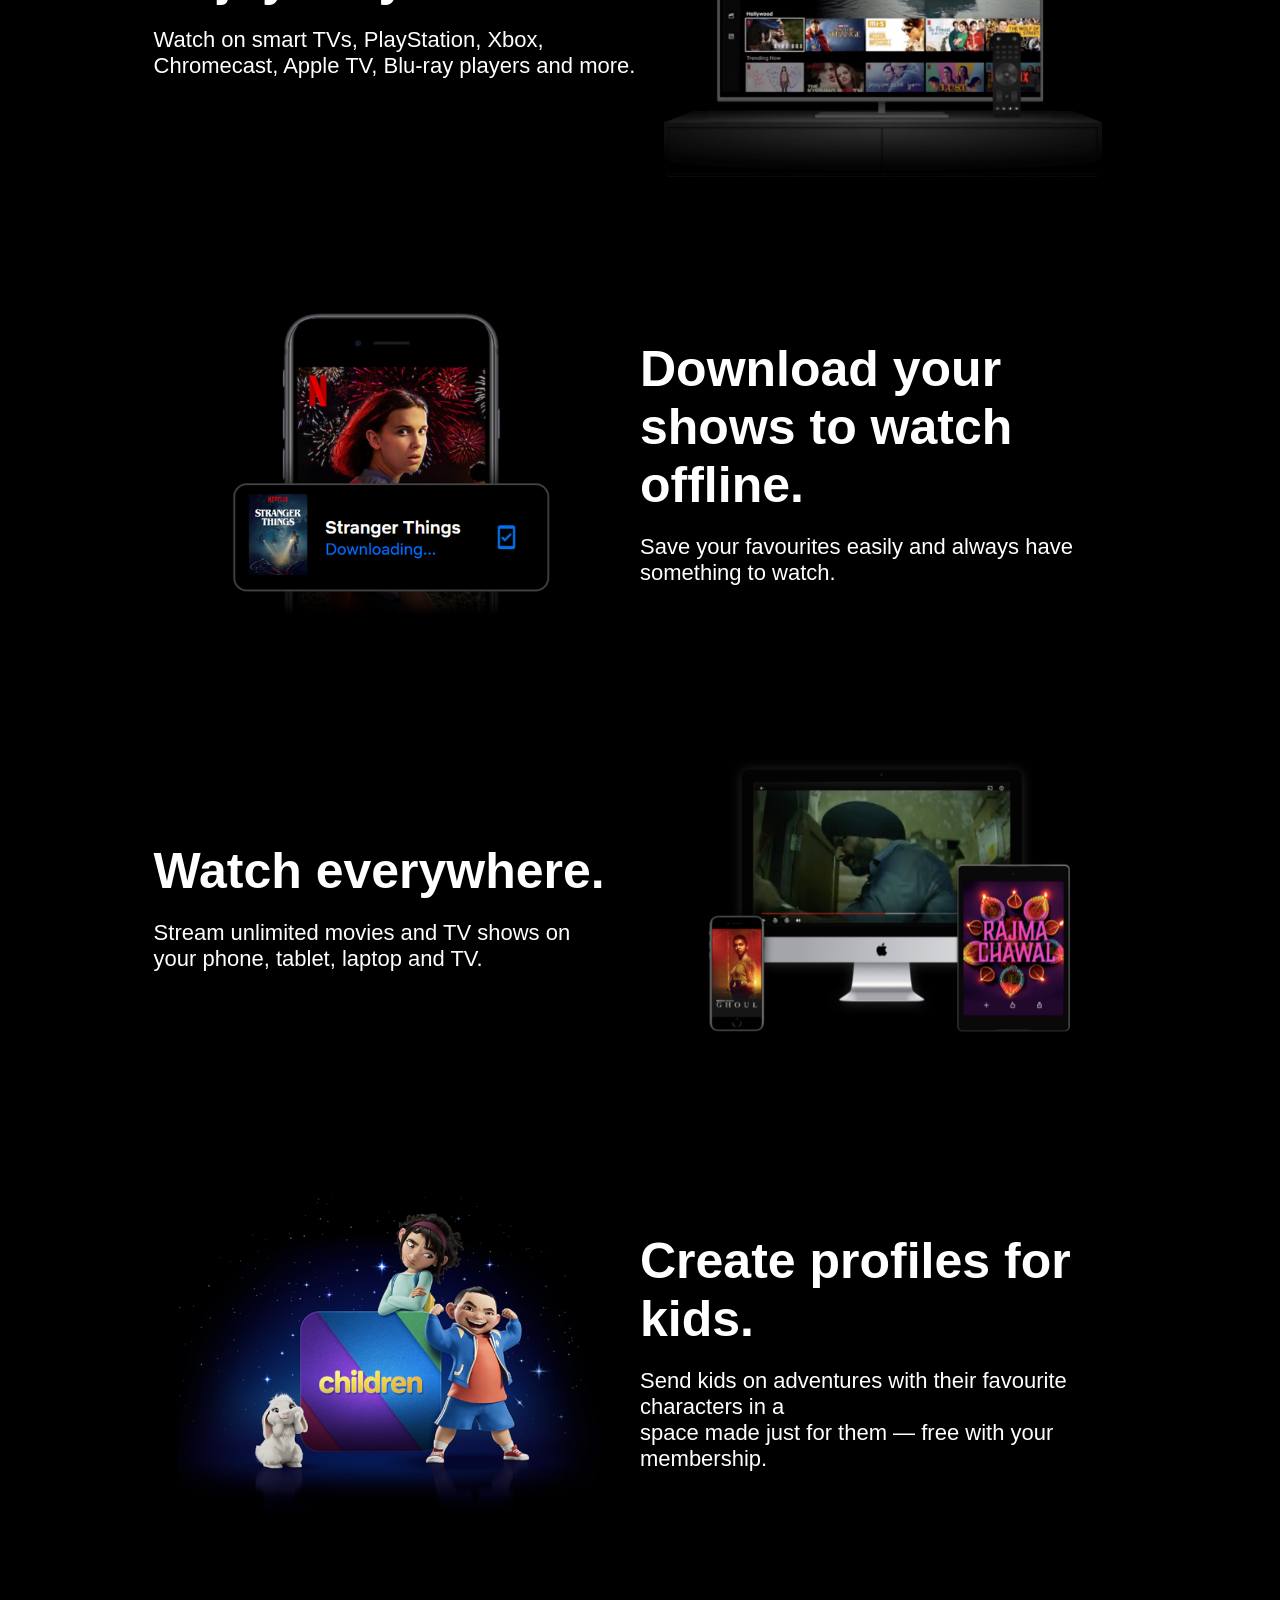
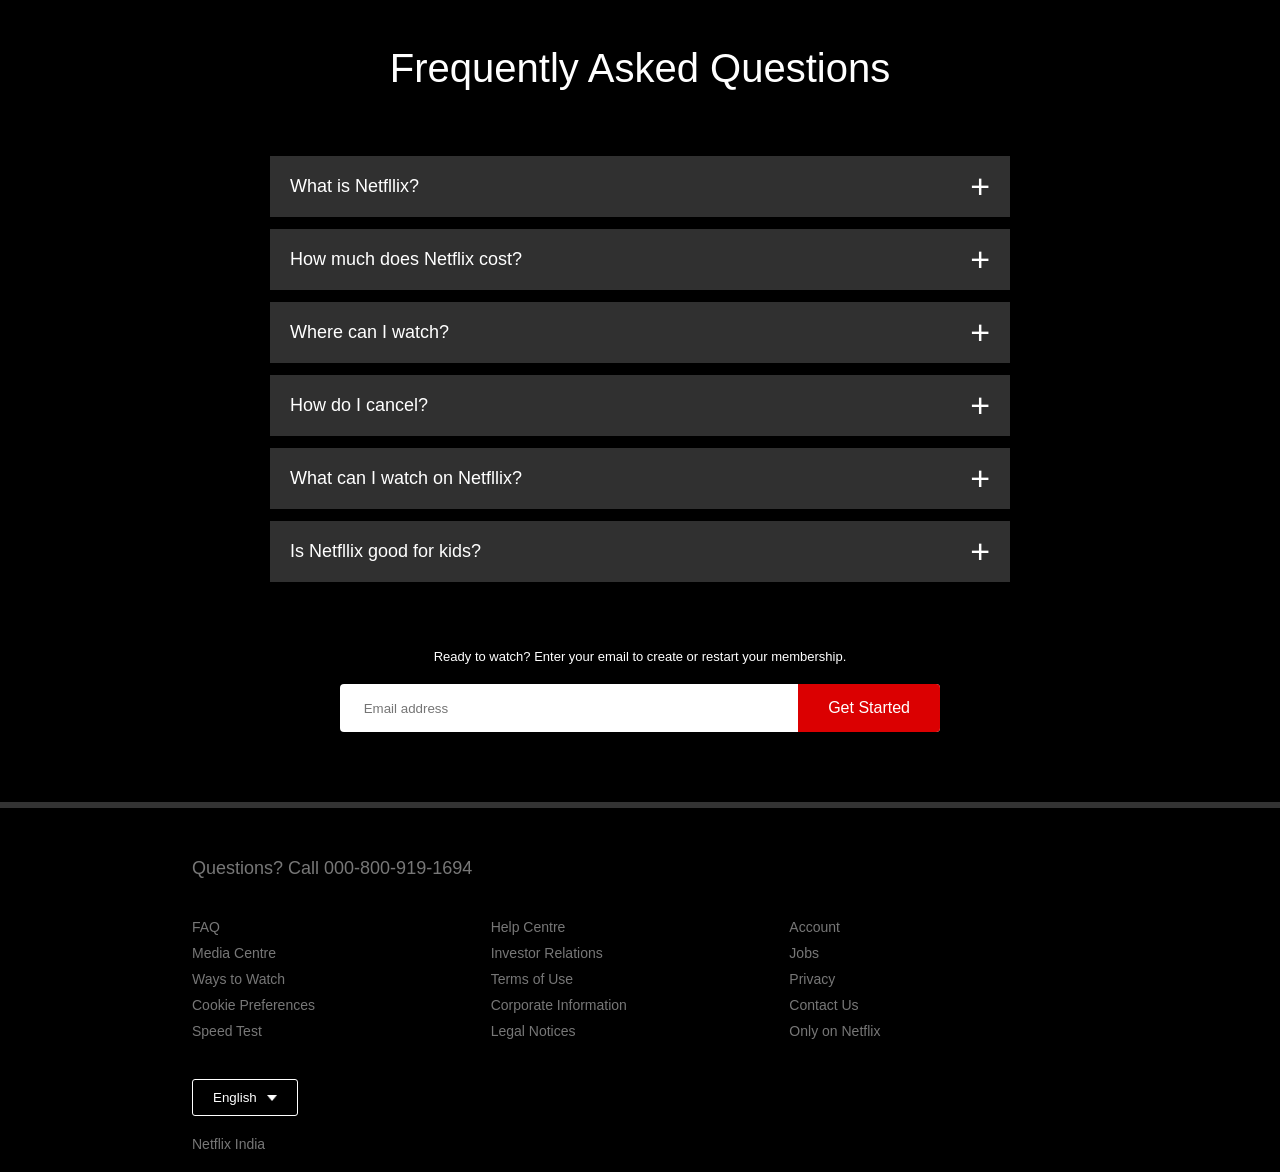
<file: Netflix_Signup/index.html>
<html>
<head>
    <meta name="viewport" content="width=device-width, initial-scale=1.0">
    <title>Netflix Website Clone</title>
    <link rel="stylesheet" href="style.css">
</head>
<body>
    <div class="header">
        <nav>
            <img src="images/logo.png" class="logo">
            <div>
                <button class="language-btn">English <img src="images/down-icon.png" ></button>
                <button>Sign In</button>
            </div>
        </nav>
        <div class="header-content">
            <h1>Unlimited movies, TV shows and more.</h1>
            <h3>Watch anywhere. Cancel anytime.</h3>
            <p>Ready to watch? Enter your email to create or restart your membership.</p>
            <form class="email-signup">
                <input type="email" placeholder=" Email address" required>
                <button type="submit">Get Started</button>
            </form>
        </div>
    </div>
    
    <div class="features">
        <div class="row">
            <div class="text-col">
            <h2>Enjoy on your TV.</h2>
                <p>Watch on smart TVs, PlayStation, Xbox, Chromecast, Apple TV, Blu-ray 
                    players and more.</p>
            </div>
            <div class="img-col">
                <img src="images/feature-1.png">
            </div>
        </div>
        <div class="row">
            <div class="img-col">
                <img src="images/feature-2.png">
            </div>
            <div class="text-col">
            <h2>Download your shows to watch offline.</h2>
                <p>Save your favourites easily and always have something to watch.</p>
            </div>
        </div>
        <div class="row">
            <div class="text-col">
             <h2>Watch everywhere.</h2>
                <p>Stream unlimited movies and TV shows on <br>
                    your phone, tablet, laptop and TV.</p>
            </div>
            <div class="img-col">
                <img src="images/feature-3.png">
            </div>
        </div>
        <div class="row">
            <div class="img-col">
                <img src="images/feature-4.png">
            </div>
            <div class="text-col">
            <h2>Create profiles for kids.</h2>
                <p>Send kids on adventures with their favourite characters in a<br>
                    space made just for them — free with your membership.</p>
            </div>
        </div>
    </div>

    <div class="faq">
        <h2>Frequently Asked Questions</h2>
        <ul class="accordion">
            <li>
                <input type="radio" name="accordion" id="first">
                <label for="first">What is Netfllix?</label>
                <div class="content">
                    <p>Netflix is a streaming service that offers a wide variety of award-winning TV shows,
                         movies, anime, documentaries and more – on thousands of internet-connected devices.
                        You can watch as much as you want, whenever you want, without a single ad – all for
                         one low monthly price. There's always something new to discover, and new TV shows and
                          movies are added every week!</p>
                </div>
            </li>
            <li>
                <input type="radio" name="accordion" id="second">
                <label for="second">How much does Netflix cost?</label>
                <div class="content">
                    <p>Watch Netflix on your smartphone, tablet, Smart TV, laptop, or streaming device,
                     all for one fixed monthly fee. Plans range from ₹149 to ₹649 a month. No extra costs,
                      no contracts.</p>
                </div>
            </li>
            <li>
                <input type="radio" name="accordion" id="Third">
                <label for="Third">Where can I watch?</label>
                <div class="content">
                    <p>Watch anywhere, anytime. Sign in with your Netflix account to watch instantly on the web at netflix.com
                      from your personal computer or on any internet-connected device that offers the Netflix app, including
                       smart TVs, smartphones, tablets, streaming media players and game consoles.

                     You can also download your favourite shows with the iOS or Android app. Use downloads to watch while
                      you're on the go and without an internet connection. Take Netflix with you anywhere.</p>
                </div>
            </li>
            <li>
                <input type="radio" name="accordion" id="fourth">
                <label for="fourth">How do I cancel?</label>
                <div class="content">
                    <p>Netflix is flexible. There are no annoying contracts and no commitments. You can easily cancel your 
                        account online in two clicks. There are no cancellation fees – start or stop your account anytime.</p>
                </div>
            </li>
            <li>
                <input type="radio" name="accordion" id="fifth">
                <label for="fifth">What can I watch on Netfllix?</label>
                <div class="content">
                    <p>Netflix has an extensive library of feature films, documentaries, TV shows, anime, award-winning Netflix 
                        originals, and more. Watch as much as you want, anytime you want.</p>
                </div>
            </li>
            <li>
                <input type="radio" name="accordion" id="sixth">
                <label for="sixth">Is Netfllix good for kids?</label>
                <div class="content">
                    <p>The Netflix Kids experience is included in your membership to give parents control while kids
                         enjoy family-friendly TV shows and films in their own space.

                        Kids profiles come with PIN-protected parental controls that let you restrict the maturity
                         rating of content kids can watch and block specific titles you don’t want kids to see.</p>
                </div>
            </li>
        </ul>
        <small>Ready to watch? Enter your email to create or restart your membership.</small>
        <form class="email-signup">
            <input type="email" placeholder=" Email address" required>
            <button type="submit">Get Started</button>
        </form>
    </div>

    <div class="footer">
        <h2>Questions? Call 000-800-919-1694</h2>

        <div class="row">
            <div class="col">
                <a href="#">FAQ</a>
                <a href="#">Media Centre</a>
                <a href="#">Ways to Watch</a>
                <a href="#">Cookie Preferences</a>
                <a href="#">Speed Test</a>
            </div>
            <div class="col">
                <a href="#">Help Centre</a>
                <a href="#">Investor Relations</a>
                <a href="#">Terms of Use</a>
                <a href="#">Corporate Information</a>
                <a href="#">Legal Notices</a>
            </div>
            <div class="col">
                <a href="#">Account</a>
                <a href="#">Jobs</a>
                <a href="#">Privacy</a>
                <a href="#">Contact Us</a>
                <a href="#">Only on Netflix</a>
            </div>
        </div>
        <button class="language-btn">English <img src="images/down-icon.png" ></button>
        <p class="copyright-txt">Netflix India</p>
    </div>

</body>
</html>
</file>
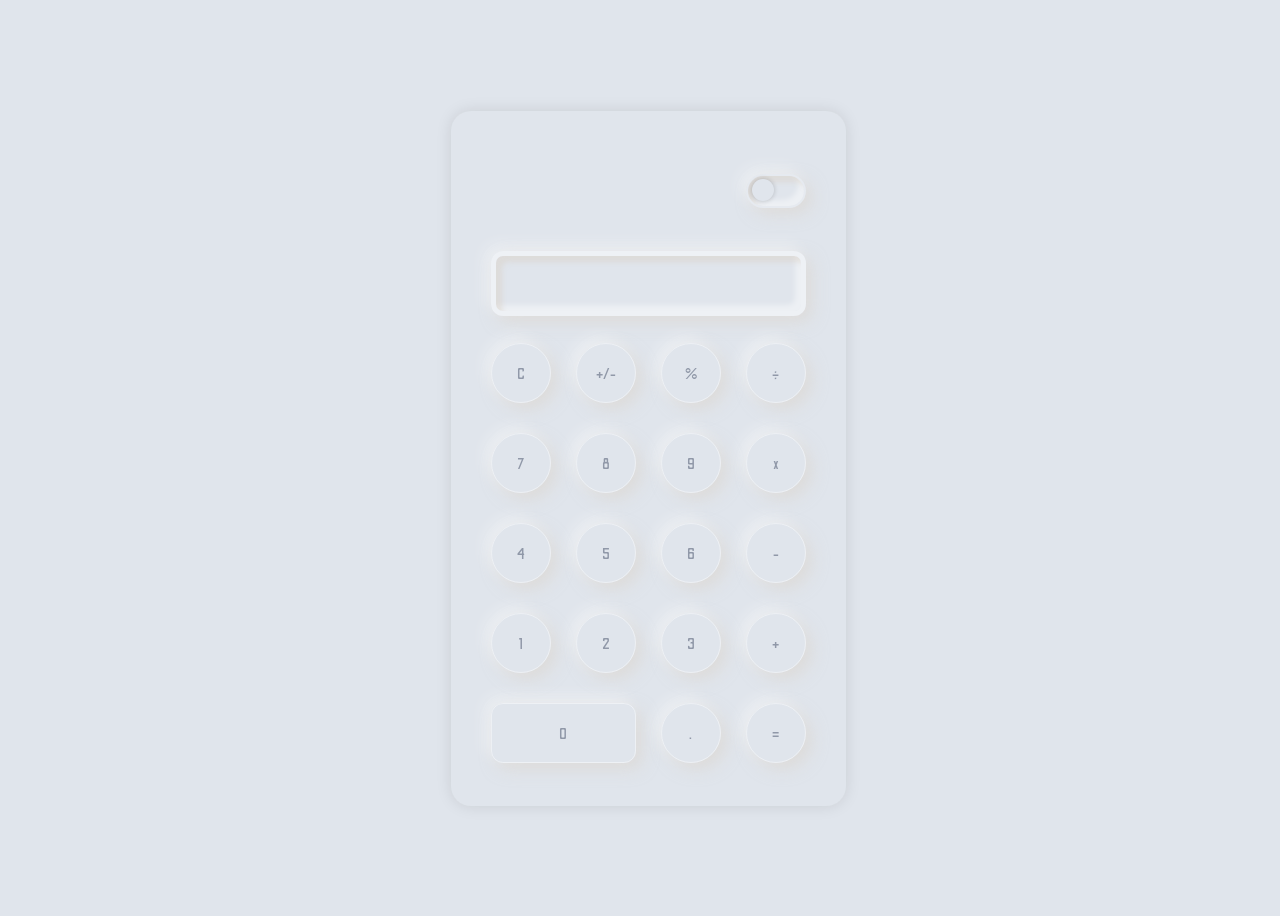
<file: Simple Calculator/index.html>
<!DOCTYPE html>
<html lang="en">

<head>
    <meta charset="UTF-8">
    <title>Neumorphic Calculator Light/Dark Themed</title>
    <link rel="stylesheet" href="./style.css">

</head>

<body>
    <!-- partial:index.partial.html -->
    <div class='calculator' id='calc'>
        <div class='toggle'>
            <div class='theme-switch-wrapper'>
                <label class='theme-switch' for='checkbox'>
        <input id='checkbox' type='checkbox'>
        <div class='slider round'></div>
      </label>
            </div>
        </div>
        <div class='display'></div>
        <span class='c neumorphic'>C</span>
        <span class='signed neumorphic'>+/-</span>
        <span class='percent neumorphic'>%</span>
        <span class='divide neumorphic'>÷</span>
        <span class='seven neumorphic'>7</span>
        <span class='eight neumorphic'>8</span>
        <span class='nine neumorphic'>9</span>
        <span class='times neumorphic'>x</span>
        <span class='four neumorphic'>4</span>
        <span class='five neumorphic'>5</span>
        <span class='six neumorphic'>6</span>
        <span class='minus neumorphic'>-</span>
        <span class='one neumorphic'>1</span>
        <span class='two neumorphic'>2</span>
        <span class='three neumorphic'>3</span>
        <span class='plus neumorphic'>+</span>
        <span class='zero neumorphic'>0</span>
        <span class='decimal neumorphic'>.</span>
        <span class='equals neumorphic'>=</span>
    </div>
    <!-- partial -->
    <script src="./script.js"></script>

</body>

</html>
</file>
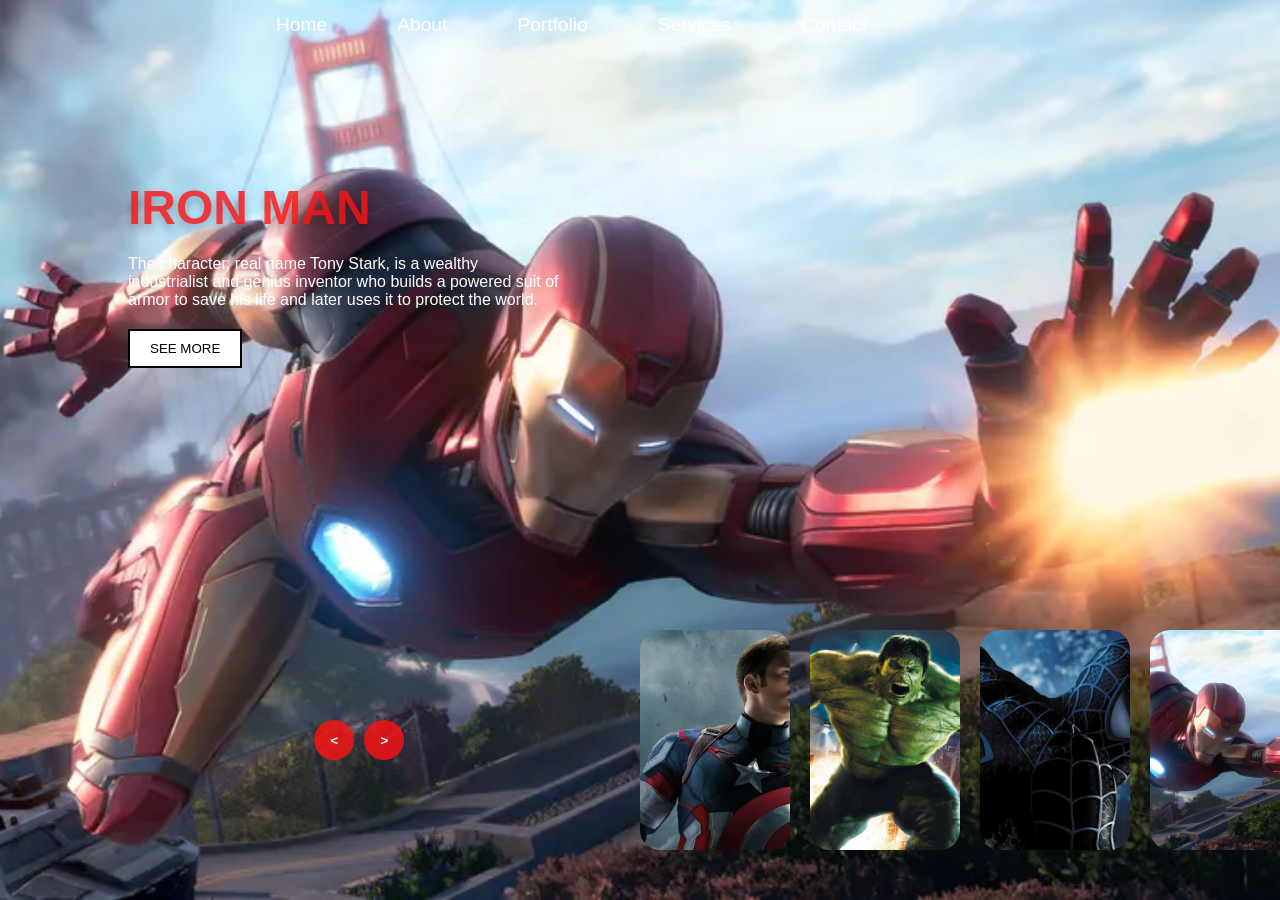
<file: Slider_Website/index.html>
<!DOCTYPE html>
<html lang="en">
  <head>
    <meta charset="UTF-8" />
    <meta name="viewport" content="width=device-width, initial-scale=1.0" />
    <title>Image Slider</title>
    <link rel="stylesheet" href="style.css" />
  </head>
  <body>
    <header>
      <nav>
        <a href="#" class="active">Home</a>
        <a href="#">About</a>
        <a href="#">Portfolio</a>
        <a href="#">Services</a>
        <a href="#">Contact</a>
      </nav>
    </header>

    <div class="slider">
      <div class="list">
        <div class="item">
          <img src="./images/1.jpg" alt="" />

          <div class="content">
            <!-- <div class="title">IMAGE SLIDER</div> -->
            <div class="type">IRON MAN</div>
            <div class="description">
              The character, real name Tony Stark, is a wealthy <br>
              industrialist and genius inventor who builds 
              a powered suit of <br>armor to save his life 
              and later uses it to protect the world.
            </div>
            <div class="button">
              <button>SEE MORE</button>
            </div>
          </div>
        </div>

        <div class="item">
          <img src="./images/2.webp" alt="" />

          <div class="content">
            <!-- <div class="title">IMAGE SLIDER</div> -->
            <div class="type">CAPTAIN AMERICA</div>
            <div class="description">
              The character, whose real name is Steve Rogers,
             embodies ideals<br> of patriotism, courage, 
             and justice.<br>
             Captain America's enduring legacy lies 
             in his embodiment of hope<br> and heroism.
            </div>
            <div class="button">
              <button>SEE MORE</button>
            </div>
          </div>
        </div>

                        <div class="item">
          <img src="./images/3.webp" alt="" />

          <div class="content">
            <!-- <div class="title">IMAGE SLIDER</div> -->
            <div class="type">HULK</div>
            <div class="description">
              The character, alter ego of Bruce Banner, is known
               for his <br>immense strength and destructive power.
            </div>
            <div class="button">
              <button>SEE MORE</button>
            </div>
          </div>
        </div>

                        <div class="item">
          <img src="./images/4.jpg" alt="" />

          <div class="content">
            <!-- <div class="title">IMAGE SLIDER</div> -->
            <div class="type">SPIDER-MAN</div>
            <div class="description">
              Spider-Man is celebrated for his relatability,
               humor, and the<br> moral dilemmas he faces, making 
               him a beloved character in <br>popular culture.
            </div>
            <div class="button">
              <button>SEE MORE</button>
            </div>
          </div>
        </div>
        </div>
        <div class="thumbnail">

            <div class="item">
                <img src="./images/1.jpg" alt="">
            </div>
            <div class="item">
                <img src="./images/2.webp" alt="">
            </div>
            <div class="item">
                <img src="./images/3.webp" alt="">
            </div>
            <div class="item">
                <img src="./images/4.jpg" alt="">
            </div>

        </div>


        <div class="arrowButtons">
            <button class="prev"> < </button>
            <button class="next"> > </button>
        </div>


    <script src="script.js"></script>
  </body>
</html>
</file>
<file: Amazon_Interface/style.css>
* {
    margin: 0;
    font-family: Arial;
    border: border-box;
}

.navbar {
    height: 65px;
    background-color: #0f1111;
    color: white;
    display: flex;
    align-items: center;
    justify-content: space-evenly;
}

.nav-logo {
    height: 50px;
    width: auto;
    border: 1px;
}

.logo {
    background-image: url("amazon_logo.png");
    background-size: cover;
    height: 50px;
    width: 74%;
}

.border {
    border: 1px solid transparent;
    height: 55px;
    width: 120px;
}

.border:hover {
    border: 1px solid white;
    
}

.add-first{
    color: #cccccc;
    font-size: 0.85rem;
    margin-left: 15px;
}

.add-second{
    font-size: 1rem;
    margin-left: 3px;
}

.add-icon{
    display: flex;
    align-items: center;
}

.nav-search{
    display: flex;
    justify-content: space-evenly;
    background-color: darkgoldenrod;
    width: 550px;
    height: 40px;
    border-radius: 4px;
}

.search-select{
    background-color: #f3f3f3;
    width: 50px;
    text-align: center;
    border-top-left-radius: 4px;
    border-bottom-left-radius: 4px;
    border: none;
}

.search-input{
    width: 100%;
    font-size: 1rem;
    border: none;
}

.search-icon{
    width: 45px;
    display: flex;
    justify-content: center;
    align-items: center;
    font-size: 1.2rem;
    background-color: #febd68;
    border-top-right-radius: 4px;
    border-bottom-right-radius: 4px;
    color: #0f1111;
}

.nav-search:hover {
    border: 2px solid orange;
}

span {
    font-size: 0.7rem;
}

.nav-second {
    font-size: 0.85rem;
    font-weight: 700;
}

.nav-cart i {
    font-size: 30px;
}

.nav-cart {
    font-size: 0.85rem;
    font-weight: 700;
}

.panel {
    height: 40px;
    background-color: #222f3d;
    display: flex;
    color: white;
    align-items: center;
    justify-content: space-evenly;
}

.panel-ops p {
    display: inline;
    margin-left: 15px;
}

.panel-ops {
    width:70%;
    font-size: 0.85rem;
}

.panel-deals {
    font-size: 0.9rem;
    font-weight: 700;
}

.hero-section {
    background-image: url("hero_image.jpg");
    background-size: cover;
    height: 330px;
    display: flex;
    justify-content: center;
    align-items: flex-end;
}

.hero-msg {
    background-color: white;
    color: black;
    height: 40px;
    display: flex;
    align-items: center;
    justify-content: center;
    font-size: 0.85rem;
    width: 80%;
    margin-bottom: 25px;
}

.hero-msg a {
    color: #007185;
}

.shop-section {
    display: flex;
    flex-wrap: wrap;
    justify-content: space-evenly;
    background-color: #e2e7e6;
}

.box {
    height: 400px;
    width: 23%;
    background-color: white;
    padding: 20px 0px 15px;
    margin: 15px;
}

.box-img {
    height: 300px;
    background-size: cover;
    margin-top: 1rem;
    margin-bottom: 1rem;
}

.box-content p {
    color: #007185;
}

.box-content {
    margin-left: 1rem;
    margin-right: 1rem;
}

footer {
    margin-top: 15px;
}

.foot-panel1 {
    background-color: #37475a;
    color: white;
    height: 50px;
    display: flex;
    justify-content: center;
    align-items: center;
    font-size: 0.85rem;
}

.foot-panel2 {
    background-color: #222f3d;
    color: white;
    height: 350px;
    display: flex;
    justify-content: space-evenly;
}

ul {
    margin-top: 40px;
}

ul a {
    display: block;
    font-size: 0.85rem;
    margin-top: 10px;
    color: #dddddd  ;
}

.foot-panel3 {
    background-color: #222f3d;
    color: white;
    border-top: 0.5px solid white;
    height: 100px;
    display: flex;
    justify-content: center;
    align-items: center;
}

.logo {
    background-image: url("amazon_logo.png");
    background-size: cover;
    height: 50px;
    width: 100px;
}

.foot-panel4 {
    background-color: #0f1111;
    color: white;
    height: 80px;
    font-size: 0.7rem;
}

.pages {
    padding-top: 25px;
    text-align: center;

}

.copyright {
    text-align: center;
}
</file>
<file: Animated-Login-Page/style.css>
@import url("https://fonts.googleapis.com/css2?family=Poppins:wght@400;500&display=swap");
* {
  margin: 0;
  padding: 0;
  font-family: "Poppins";
  box-sizing: border-box;
}

body {
  display: flex;
  justify-content: center;
  align-items: center;
  background: #1f293a;
  min-height: 100vh;
}

.container {
  position: relative;
  width: 256px;
  height: 256px;
  display: flex;
  justify-content: center;
  align-items: center;
}

.container span {
  position: absolute;
  left: 0;
  width: 32px;
  height: 6px;
  background: #2c4766;
  border-radius: 8px;
  transform-origin: 128px;
  transform: scale(2.2) rotate(calc(var(--i) * (360deg / 50)));
  animation: animateBlink 3s linear infinite;
  animation-delay: calc(var(--i) * (3s / 50));
}

@keyframes animateBlink {
  0% {
    background: #0ef;
  }

  25% {
    background: #2c4766;
  }
}

.login-box {
  position: absolute;
  width: 400px;
}

.login-box form {
  width: 100%;
  padding: 0 50px;
}

h2 {
  font-size: 2em;
  color: #0ef;
  text-align: center;
}
.input-box {
  position: relative;
  margin: 25px 0;
}

.input-box input {
  width: 100%;
  height: 50px;
  background: transparent;
  border: 2px solid #2c4766;
  outline: none;
  border-radius: 40px;
  font-size: 1em;
  color: #fff;
  padding: 0 20px;
  transition: 0.5s;
}

.input-box input:focus,
.input-box input:valid {
  border-color: #0ef;
}

.input-box label {
  position: absolute;
  top: 50%;
  left: 20px;
  transform: translateY(-50%);
  font-size: 1em;
  color: #fff;
  pointer-events: none;
  transition: 0.5s ease;
}

.input-box input:focus ~ label,
.input-box input:valid ~ label {
  top: 1px;
  font-size: 0.8em;
  background-color: #1f293a;
  padding: 0 6px;
  color: #0ef;
}

.forgot-password {
  margin: -15px 0 10px;
  text-align: center;
}

.forgot-password a {
  font-size: 0.85em;
  color: #fff;
  text-decoration: none;
}

.forgot-password a:hover {
  text-decoration: underline;
}

.btn {
  width: 100%;
  height: 45px;
  border-radius: 45px;
  background: #0ef;
  border: none;
  outline: none;
  cursor: pointer;
  font-size: 1em;
  color: #1f293a;
  font-weight: 600;
}

.signup-link {
  margin: 20px 0 10px;
  text-align: center;
}

.signup-link a {
  font-size: 1em;
  color: #0ef;
  text-decoration: none;
  font-weight: 600;
}

.signup-link a:hover {
  text-decoration: underline;
}
</file>
<file: Facebook_Login/styles.css>
body {
    font-family: Arial, sans-serif;
    background-color: #e9ebee;
    margin: 0;
    padding: 0;
}

.container {
    display: flex;
    flex-direction: column;
    min-height: 100vh;
}

.login-container {
    flex: 1;
    display: flex;
    flex-direction: column;
    align-items: center;
    justify-content: center;
    padding: 20px;
}

.logo h1 {
    font-family: 'Helvetica', sans-serif;
    color: #1877f2;
    font-size: 48px;
    margin-bottom: 20px;
}

.login-form {
    width: 100%;
    max-width: 400px;
    background-color: #fff;
    padding: 20px;
    box-shadow: 0 1px 2px rgba(0,0,0,0.1);
    border-radius: 8px;
    display: flex;
    flex-direction: column;
    align-items: center;
}

.login-form input {
    width: 100%;
    padding: 10px;
    margin: 10px 0;
    border: 1px solid #dddfe2;
    border-radius: 4px;
}

.login-form button {
    width: 100%;
    padding: 10px;
    background-color: #1877f2;
    color: white;
    border: none;
    border-radius: 4px;
    cursor: pointer;
    font-size: 16px;
}

.login-form button:hover {
    background-color: #165db5;
}

.login-signup {
    color: #1877f2;
    font-size: 14px;
    text-decoration: none;
    margin-top: 10px;
    /* display: flex; */
    /* justify-content: center;*/
} 

.login-signup:hover {
    text-decoration: underline;
}

.divider {
    width: 100%;
    height: 1px;
    background-color: #dddfe2;
    margin: 20px 0;
}

.signup-btn {
    background-color: #42b72a;
    margin-top: 10px;
}

.signup-btn:hover {
    background-color: #36a420;
}

footer {
    background-color: #f5f6f7;
    padding: 20px 0;
    text-align: center;
}

.footer-container {
    max-width: 1000px;
    margin: 0 auto;
    padding: 0 20px;
}

.footer-links {
    list-style: none;
    padding: 0;
    margin: 0 0 10px 0;
    display: flex;
    flex-wrap: wrap;
    justify-content: center;
}

.footer-links li {
    margin: 0 10px;
    padding-top: 10px;
}

.footer-links a {
    color: gray;
    text-decoration: none;
    font-size: 14px;
}

.footer-links a:hover {
    text-decoration: underline;
}

.footer-language {
    margin: 10px 0;
}

.language-dropdown {
    position: relative;
    /* display: inline-block; */
    display: flex;
}

.language-button {
    background-color: #fff;
    border: 1px solid #ccd0d5;
    color: #1c1e21;
    padding: 5px 10px;
    font-size: 14px;
    cursor: pointer;
}

.dropdown-content {
    display: none;
    position: absolute;
    background-color: #f9f9f9;
    min-width: 160px;
    box-shadow: 0 8px 16px rgba(0, 0, 0, 0.2);
    z-index: 1;
}

.dropdown-content a {
    color: #1c1e21;
    padding: 8px 16px;
    text-decoration: none;
    display: block;
    font-size: 14px;
}

.dropdown-content a:hover {
    background-color: #f1f1f1;
}

.language-dropdown:hover .dropdown-content {
    display: block;
}

.footer-copyright {
    font-size: 12px;
    color: #737373;
}
</file>
<file: Facebook_Signup/styles.css>
body {
    font-family: Arial, sans-serif;
    background-color: #f0f2f5;
    display: flex;
    position: relative;
    justify-content: center;
    align-items: center;
    height: 250vh;
    margin: 0;
}

.container {
    background-color: white;
    width: 400px;
    padding: 20px;
    border-radius: 8px;
    box-shadow: 0 0 10px rgba(0, 0, 0, 0.1);
    text-align: center;
    height: 700px;
}

.header {
    margin-bottom: 20px;
}

.header h1 {
    color: #1877f2;
    font-size: 36px;
    margin: 0;
}

.header p {
    color: #606770;
    font-size: 0.85rem;
}

.signup-form h2 {
    font-size: 24px;
    margin: 10px 0;
}

.signup-form p {
    color: #606770;
    font-size: 14px;
    margin: 10px 0;
}

.input-group {
    margin: 10px 0;
}

.input-group input[type="text"],
.input-group input[type="email"],
.input-group input[type="password"] {
    width: 100%;
    padding: 10px;
    margin: 5px 0;
    border: 1px solid #dddfe2;
    border-radius: 4px;
    box-sizing: border-box;
}

.input-group select {
    width: 32%;
    padding: 10px;
    margin: 5px 2%;
    border: 1px solid #dddfe2;
    border-radius: 4px;
    box-sizing: border-box;
}

.birthday {
    display: flex;
    justify-content: space-between;
    margin-top: 20px;
}

.gender {
    display: flex;
    justify-content: space-between;
    margin-top: 20px;
}

.gender label {
    flex: 1;
    text-align: left;
    margin-right: 10px;
}

.gender input {
    margin-right: 5px;
}

.input-group button {
    width: 100%;
    padding: 10px;
    border: none;
    border-radius: 4px;
    background-color: #42b72a;
    color: white;
    font-size: 16px;
    cursor: pointer;
}

.input-group button:hover {
    background-color: #36a420;
}

.policy {
    color: #606770;
    font-size: 12px;
    margin-top: 20px;
}

.signup {
    color: #1877f2;
    font-size: 20px;
    text-decoration: none;
    margin-top: 20px;
} 

.signup:hover {
    text-decoration: underline;
}

footer {
    background-color: #f5f6f7;
    padding: 20px 0;
    text-align: center;
    position: absolute;
    bottom: 0;
}

.footer-container {
    max-width: 1000px;
    /* margin: 0 auto; */
    padding: 0 20px;
}

.footer-links {
    list-style: none;
    padding: 0;
    margin: 0 0 10px 0;
    display: flex;
    flex-wrap: wrap;
    /* justify-content: center; */
}

.footer-links li {
    margin: 0 10px;
    padding-top: 10px;
}

.footer-links a {
    color: gray;
    text-decoration: none;
    font-size: 14px;
}

.footer-links a:hover {
    text-decoration: underline;
}

.footer-language {
    margin: 10px 0;
}

.language-dropdown {
    position: relative;
    /* display: inline-block; */
    display: flex;
}

.language-button {
    background-color: #fff;
    border: 1px solid #ccd0d5;
    color: #1c1e21;
    padding: 5px 10px;
    font-size: 14px;
    cursor: pointer;
}

.dropdown-content {
    display: none;
    position: absolute;
    background-color: #f9f9f9;
    min-width: 160px;
    box-shadow: 0 8px 16px rgba(0, 0, 0, 0.2);
    z-index: 1;
}

.dropdown-content a {
    color: #1c1e21;
    padding: 8px 16px;
    text-decoration: none;
    display: block;
    font-size: 14px;
}

.dropdown-content a:hover {
    background-color: #f1f1f1;
}

.language-dropdown:hover .dropdown-content {
    display: block;
}

.footer-copyright {
    font-size: 12px;
    color: #737373;
}
</file>
<file: Instagram_Login/styles.css>
body {
    background-color: #fafafa;
    font-family: 'Arial', sans-serif;
    display: flex;
    justify-content: center;
    align-items: center;
    height: 150vh;
    margin: 0;
}

.wrapper {
    display: flex;
    flex-direction: column;
    min-height: 100vh;
}

.container {
    /* display: flex;
    flex-direction: column; */
    max-width: 350px;
    width: 100%;
    padding: 400px;
}

.login-box, .signup-box, .app-links {
    background-color: #fff;
    border: 1px solid #dbdbdb;
    padding: 20px;
    margin-bottom: 10px;
    text-align: center;
}

.logo {
    font-family: 'Billabong', cursive;
    font-size: 2em;
    margin-bottom: 50px;
}


.input-group {
    margin-bottom: 10px;
    max-width: 400px;
    padding: 20px;
    /* border-radius: 8px; */
    display: flex;
    flex-direction: column;
    align-items: center;
}

.input-group input {
    width: 100%;
    padding: 10px;
    /* margin: 10px 0; */
    border: 1px solid white;
    /* border-radius: 3px; */
    background-color: white;
}

.input-group {
    margin-bottom: 10px;
}

.input-group input {
    width: 100%;
    padding: 10px;
    border: 1px solid white;
    border-radius: 3px;
    background-color: #fafafa;
}

.login-btn {
    width: 100%;
    padding: 10px;
    background-color: #3897f0;
    border: none;
    border-radius: 3px;
    color: white;
    font-weight: bold;
    cursor: pointer;
}

.divider {
    display: flex;
    align-items: center;
    margin: 20px 0;
}

.line {
    flex: 1;
    height: 1px;
    background-color: #dbdbdb;
}

.or {
    margin: 0 10px;
    color: #8e8e8e;
}

.facebook-login {
    display: flex;
    align-items: center;
    justify-content: center;
    color: #385185;
    font-weight: bold;
    cursor: pointer;
}

.facebook-login i {
    margin-right: 5px;
}

.forgot-password {
    color: #00376b;
    text-decoration: none;
    font-size: 12px;
}

.signup-box {
    padding: 15px 0;
}

.signup-box a {
    color: #3897f0;
    text-decoration: none;
}

.app-links {
    text-align: center;
}

.store-buttons img {
    height: 40px;
    margin: 5px;
}

footer {
    background-color: white;
    padding: 20px 0;
    text-align: center;
}

.footer-container {
    max-width: 1000px;
    margin: 0 auto;
    padding: 0 20px;
}

.footer-links {
    list-style: none;
    padding: 0;
    margin: 0 0 10px 0;
    display: flex;
    flex-wrap: wrap;
    justify-content: center;
}

.footer-links li {
    margin: 0 10px;
    padding-top: 10px;
}

.footer-links a {
    color: gray;
    text-decoration: none;
    font-size: 14px;
}

.footer-links a:hover {
    text-decoration: underline;
}

.footer-language {
    margin: 10px 0;
}

.language-dropdown {
    position: relative;
    /* display: inline-block; */
    display: flex;
}

.language-button {
    background-color: #fff;
    border: 1px solid #ccd0d5;
    color: #1c1e21;
    padding: 5px 10px;
    font-size: 14px;
    cursor: pointer;
}

.dropdown-content {
    display: none;
    position: absolute;
    background-color: #f9f9f9;
    min-width: 160px;
    box-shadow: 0 8px 16px rgba(0, 0, 0, 0.2);
    z-index: 1;
}

.dropdown-content a {
    color: #1c1e21;
    padding: 8px 16px;
    text-decoration: none;
    display: block;
    font-size: 14px;
}

.dropdown-content a:hover {
    background-color: #f1f1f1;
}

.language-dropdown:hover .dropdown-content {
    display: block;
}

.footer-copyright {
    font-size: 12px;
    color: #737373;
}
</file>
<file: Instagram_Signup/styles.css>
/* General styling */
body {
    font-family: Arial, sans-serif;
    background-color: #fafafa;
    display: flex;
    justify-content: center;
    align-items: center;
    height: 250vh;
    margin: 0;
}

.wrapper {
    display: flex;
    flex-direction: column;
    min-height: 100vh;
}

.container {
    text-align: center;
    width: 100%;
}

.rough{
    display: flex;
    flex-direction: row;
    width: 100%;
    justify-content: center;
    align-items: center;
}

.signup-box, .login-box {
    background-color: #fff;
    padding: 20px;
    border: 1px solid #dbdbdb;
    /* border-radius: 8px; */
    width: 300px;
    margin-bottom: 10px;
    text-align: center;
    box-shadow: 0 0 5px rgba(0, 0, 0, 0.1);
}

.signup-box h1 {
    font-family: 'Billabong', cursive;
    font-size: 50px;
    margin-bottom: 20px;
}

.signup-box .tagline {
    color: #8e8e8e;
    font-size: 17px;
    margin-bottom: 20px;
}

.signup-btn {
    background-color: #0095f6;
    color: #fff;
    border: none;
    padding: 10px 20px;
    font-size: 14px;
    font-weight: bold; 
    cursor: pointer;
    border-radius: 4px;
    width: 250px;
    margin-bottom: 10px;
}

.signup-btn:hover {
    background-color: #0084d1;
}

.divider {
    display: flex;
    align-items: center;
    justify-content: center;
    margin: 20px 0;
}

.divider hr {
    flex: 1;
    border: none;
    height: 1px;
    background-color: #dbdbdb;
}

.divider span {
    margin: 0 10px;
    color: #8e8e8e;
    font-size: 14px;
}

form input[type="text"], form input[type="email"], form input[type="password"] {
    width: 250px;
    padding: 10px;
    margin-bottom: 10px;
    border: 1px solid #dbdbdb;
    border-radius: 4px;
    background-color: #fafafa;
    font-size: 14px;
}

.terms {
    color: #8e8e8e;
    font-size: 12px;
    margin-top: 20px;
}

.terms a {
    color: #00376b;
    text-decoration: none;
}

.terms a:hover {
    text-decoration: underline;
}

.login-box p {
    font-size: 14px;
}

.login-box a {
    color: #0095f6;
    text-decoration: none;
    font-weight: bold;
}

.login-box a:hover {
    text-decoration: underline;
}

.app-links {
    text-align: center;
}

footer {
    background-color: white;
    padding: 20px 0;
    text-align: center;
}

.footer-container {
    max-width: 1000px;
    margin: 0 auto;
    padding: 0 20px;
}

.footer-links {
    list-style: none;
    padding: 0;
    margin: 0 0 10px 0;
    display: flex;
    flex-wrap: wrap;
    justify-content: center;
}

.footer-links li {
    margin: 0 10px;
    padding-top: 10px;
}

.footer-links a {
    color: gray;
    text-decoration: none;
    font-size: 14px;
}

.footer-links a:hover {
    text-decoration: underline;
}

.footer-language {
    margin: 10px 0;
}

.language-dropdown {
    position: relative;
    /* display: inline-block; */
    display: flex;
}

.language-button {
    background-color: #fff;
    border: 1px solid #ccd0d5;
    color: #1c1e21;
    padding: 5px 10px;
    font-size: 14px;
    cursor: pointer;
}

.dropdown-content {
    display: none;
    position: absolute;
    background-color: #f9f9f9;
    min-width: 160px;
    box-shadow: 0 8px 16px rgba(0, 0, 0, 0.2);
    z-index: 1;
}

.dropdown-content a {
    color: #1c1e21;
    padding: 8px 16px;
    text-decoration: none;
    display: block;
    font-size: 14px;
}

.dropdown-content a:hover {
    background-color: #f1f1f1;
}

.language-dropdown:hover .dropdown-content {
    display: block;
}

.footer-copyright {
    font-size: 12px;
    color: #737373;
}
</file>
<file: Login_Signup_Page/style.css>
* {
  margin: 0;
  padding: 0;
  box-sizing: border-box;
  font-family: "Poppins", sans-serif;
}

body {
  background-color: #c9d6ff;
  background: linear-gradient(to right, #e2e2e2, #c9d6ff);
  display: flex;
  align-items: center;
  justify-content: center;
  flex-direction: column;
  height: 100vh;
}

.container {
  background-color: #fff;
  border-radius: 150px;
  box-shadow: 0 5px 15px rgba(0, 0, 0, 0.35);
  position: relative;
  overflow: hidden;
  width: 768px;
  max-width: 100%;
  min-height: 480px;
}

.container p {
  font-size: 14px;
  line-height: 20px;
  letter-spacing: 0.3px;
  margin: 20px 0;
}


.container span {
  font-size: 12px;
}

.container a {
  color: #333;
  font-size: 13px;
  text-decoration: none;
  margin: 15px 0 10px;
}
.container button {
  background-color: #a82d2d;
  color: #fff;
  padding: 10px 45px;
  border: 1px solid transparent;
  border-radius: 8px;
  font-weight: 600;
  letter-spacing: 0.5px;
  text-transform: uppercase;
  margin-top: 10px;
  cursor: pointer;
}

.container button.hidden {
  background-color: transparent;
  border-color: #fff;
}

.container form {
  background-color: #fff;
  display: flex;
  align-items: center;
  justify-content: center;
  flex-direction: column;
  padding: 0 40px;
  height: 100%;
}

.container input {
  background-color: #eee;
  border: none;
  margin: 8px 0;
  padding: 10px 15px;
  font-size: 13px;
  border-radius: 8px;
  width: 100%;
  outline: none;
}

.sign-up, .sign-in {
  position: absolute;
  top: 0;
  height: 100%;
  transition: all 0.6s ease-in-out;
}

.sign-in {
  left: 0;
  width: 50%;
  z-index: 2;
}

.container.active .sign-in {
  transform: translateX(100%);
}

.sign-up {
  left: 0;
  width: 50%;
  z-index: 1;
  opacity: 0;
}

.container.active .sign-up {
  transform: translateX(100%);
  opacity: 1;
  z-index: 5;
  animation: move 0.6s;
}

@keyframes move {
  0%, 49.99%{
    opacity: 0;
    z-index: 1;
  }
   50%, 100%{
    opacity: 1;
    z-index: 5;
  }
}

.icons {
  margin: 20px 0;
}

.icons a {
  border: 1px solid #ccc;
  border-radius: 20%;
  display: inline-flex;
  justify-content: center;
  align-items: center;
  margin: 0 3px;
  width: 40px;
  height: 40px;
}

.toogle-container {
  position: absolute;
  top: 0;
  left: 50%;
  width: 50%;
  height: 100%;
  overflow: hidden;
  border-radius: 150px;
  z-index: 1000;
  transition: all 0.6s ease-in-out;
}

.container.active .toogle-container {
  transform: translateX(-100%);
  border-radius: 150px;
}

.toogle {
  background-color: #a82d2d;
  height: 100%;
  background: linear-gradient(to right, #c05c5c, #a82d2d);
  color: #fff;
  position: relative;
  left: -100%;
  width: 200%;
  transform: translateX(0);
  transition: all 0.6s ease-in-out;
}

.container.active .toogle {
  transform: translateX(50%);
}

.toogle-panel {
  position: absolute;
  width: 50%;
  height: 100%;
  display: flex;
  justify-content: center;
  align-items: center;
  flex-direction: column;
  padding: 0 30px;
  text-align: center;
  top: 0;
  transform: translateX(0);
  transition: all 0.6s ease-in-out;
}

.toogle-left {
  transform: translateX(-200%);
}

.container.active .toogle-left {
  transform: translateX(0);
}

.toogle-right {
  right: 0;
  transform: translateX(0);
}

.container.active .toogle-right {
  transform: translateX(200%);
}
</file>
<file: Netflix_Login/style.css>
@import url("https://fonts.googleapis.com/css2?family=Roboto:wght@400;500;600;700&display=swap");

* {
  margin: 0;
  padding: 0;
  box-sizing: border-box;
  font-family: "Roboto", sans-serif;
}

body {
  background: #000;
  /* height: 1080px; */
}

body::before {
  content: "";
  position: absolute;
  left: 0;
  top: 0;
  opacity: 0.5;
  width: 100%;
  height: 100%;
  background: url("background.png");
  background-position: center;
}

nav {
  position: fixed;
  padding: 25px 60px;
  z-index: 1;
}

nav a img {
  width: 167px;
}

.form-wrapper {
  position: absolute;
  left: 50%;
  top: 50%;
  border-radius: 4px;
  padding: 70px;
  width: 450px;
  transform: translate(-50%, -50%);
  background: rgba(0, 0, 0, 0.75);
}


.form-wrapper h2 {
  color: #fff;
  font-size: 2rem;
}

.form-wrapper form {
  margin: 25px 0 65px;
}

form .form-control {
  height: 50px;
  position: relative;
  margin-bottom: 16px;
}

.form-control input {
  height: 100%;
  width: 100%;
  background: #333;
  border: none;
  outline: none;
  border-radius: 4px;
  color: #fff;
  font-size: 1rem;
  padding: 0 20px;
}

.form-control input:is(:focus, :valid) {
  background: #444;
  padding: 16px 20px 0;
}

.form-control label {
  position: absolute;
  left: 20px;
  top: 50%;
  transform: translateY(-50%);
  font-size: 1rem;
  pointer-events: none;
  color: #8c8c8c;
  transition: all 0.1s ease;
}

.form-control input:is(:focus, :valid) ~ label {
  font-size: 0.75rem;
  transform: translateY(-130%);
}

form button {
  width: 100%;
  padding: 16px 0;
  font-size: 1rem;
  background: #e50914;
  color: #fff;
  font-weight: 500;
  border-radius: 4px;
  border: none;
  outline: none;
  margin: 25px 0 10px;
  cursor: pointer;
  transition: 0.1s ease;
}

form button:hover {
  background: #c40812;
}

.form-wrapper a {
  text-decoration: none;
}

.form-wrapper a:hover {
  text-decoration: underline;
}

.form-wrapper :where(label, p, small, a) {
  color: #b3b3b3;
}

form .form-help {
  display: flex;
  justify-content: space-between;
}

form .remember-me {
  display: flex;
}

form .remember-me input {
  margin-right: 5px;
  accent-color: #b3b3b3;
}

form .form-help :where(label, a) {
  font-size: 0.9rem;
}

.form-wrapper p a {
  color: #fff;
}

.form-wrapper small {
  display: block;
  margin-top: 15px;
  color: #b3b3b3;
}

.form-wrapper small a {
  color: #0071eb;
}


@media only screen and (max-width: 600px) {
  .logo {
      width: 100px;
  }
  nav button {
      padding: 5px 10px;
  }
  nav .language-btn {
      padding: 4px 8px;
  }
  .header-content {
      position: unset;
      transform: none;
      padding-top: 150px;
  }
  .header-content h1 {
      font-size: 30px;
  }
  .email-signup button {
      font-size: 12px;
      padding: 10px 15px;
  }
  .text-col, .img-col {
      flex-basis: 100%;
  }
  .features h2 {
      font-size: 30px;
  }
  .features p {
          font-size: 30px;
  }
  .row::nth-child(2), .row::nth-child(4) {
      flex-direction: column-reverse;
  }
  .features .row {
      padding: 10px 0;
  }
  .faq h2 {
      font-size: 20px;
  }
  .accordion .content {
      font-size: 14px;
  }
  .accordion li label {
      padding: 10px;
      font-size: 14px;
  }
  label::after {
      font-size: 22px;
  }
}

@media (max-width: 740px) {
  body::before {
    display: none;
  }

  nav,
  .form-wrapper {
    padding: 20px;
  }

  nav a img {
    width: 140px;
  }

  .form-wrapper {
    width: 100%;
    top: 43%;
  }

  .form-wrapper form {
    margin: 25px 0 40px;
  }
}
</file>
<file: Netflix_Signup/style.css>
* {
    margin: 0;
    padding: 0;
    font-family: 'Poppins', sans-serif;
    box-sizing: border-box;
}

body {
    background: #000;
    color: #fff;
}

.header {
    width: 100%;
    height: 150vh;
    background-image: linear-gradient(rgba(0,0,0,0.7),rgba(0,0,0,0.7)),url(images/header-image.png) ;
    background-size: cover;
    background-position: center;
    padding: 10px 8%;
    position: relative;
}

nav {
    display: flex;
    align-items: center;
    justify-content: space-between;
    padding: 10px 0;
}

logo {
    width: 150px;
    cursor: pointer;
}

nav button {
    border: 0;
    outline: 0;
    background: #db0001;
    color: #fff;
    padding: 7px 20px;
    font-size: 12px;
    border-radius: 4px;
    margin-left: 10px;
    cursor: pointer;
}

.language-btn {
    display: inline-flex;
    align-items: center;
    background: transparent;
    border: 1px solid#fff;
    padding: 7px 10px;
}

.language-btn img {
    width: 10px;
    margin-left: 10px;
}

.header-content {
    position: absolute;
    top: 50%;
    left: 50%;
    transform: translate(-50%,-50%);
    text-align: center;
    margin-top: 100px;
}

.header-content h1 {
    font-size: 60px;
    line-height: 70px;
    font-weight: 600;
    max-width: 650px;
}

.header-content h3 {
    font-weight: 400;
    margin-bottom: 20px;
}

.email-signup {
    background: #fff;
    border-radius: 4px;
    display: flex;
    align-items: center;
    margin-top: 30px;
    overflow: hidden;
}

.email-signup input {
    flex: 1;
    border: 0;
    outline: 0;
    margin-left: 20px;
}

.email-signup button {
    background: #db0001;
    border: 0;
    outline: 0;
    color: #fff;
    font-size: 16px;
    cursor: pointer;
    padding: 15px 30px;
}

.features {
    padding: 50px 12%;
    font-size: 22px;
}

.row {
    display: flex;
    width: 100%;
    align-items: center;
    flex-wrap: wrap;
    padding: 50px 0;
}

.text-col {
    flex-basis: 50%;
    margin-bottom: 20px;
}

.img-col {
    flex-basis: 50%;
    margin-bottom: 20px;
}

.img-col img {
    display: block;
    width: 90%;
    margin: auto;
}

.features h2 {
    font-size: 50px;
    font-weight: 600;
    margin-bottom: 20px;
}

.faq {
    padding: 10px 12%;
    text-align: center;
    font-size: 18px;
}

.faq h2 {
    font-weight: 500;
    font-size: 40px;
}

.accordion {
    margin: 60px auto;
    width: 100%;
    max-width: 750px;
}

.accordion li {
    list-style: none;
    width: 100%;
    padding: 5px;
}

.accordion li label {
    display: flex;
    align-items: center;
    padding: 20px;
    font-size: 18px;
    font-weight: 500;
    background: #303030;
    margin-bottom: 2px;
    cursor: pointer;
    position: relative;
}

label::after {
    content: '+';
    font-size: 34px;
    position: absolute;
    right: 20px;
    transition: transform 0.5s;
}

input[type="radio"] {
    display: none;
}

.accordion .content {
    background: #303030;
    text-align: left;
    padding: 0 20px;
    max-height: 0;
    overflow: hidden;
    transition: max-height 0.5s, padding 0.5s;
}

.accordion input[type="radio"]:checked + label + .content {
    max-height: 600px;
    padding: 30px 20px;
}

.accordion input[type="radio"]:checked + label::after {
    transform: rotate(135deg);
}

.faq .email-signup {
    max-width: 600px;
    margin: 20px auto 60px;
}

.faq small {
    font-size: 13px;
}

.footer {
    padding: 50px 15% 10px;
    border-top: 6px solid #333;
    color: #777;
}

.footer h2 {
    font-size: 18px;
    font-weight: 400;
    margin-bottom: 30px;
}

.footer .col {
    flex-basis: 25%;
    flex-grow: 1;
    margin-bottom: 20px;
}

.footer .col a {
    display: block;
    text-decoration: none;
    color: #777;
    font-size: 14px;
    margin-bottom: 10px;
}

.footer .row {
    align-items: flex-start;
    padding: 10px 0;
}

.footer .language-btn {
    color: #fff;
    padding: 10px 20px;
    border-radius: 3px;
}

.copyright-txt {
    font-size: 14px;
    margin-top: 20px;
    margin-bottom: 10px;
}

@media only screen and (max-width: 600px) {
    .logo {
        width: 100px;
    }
    nav button {
        padding: 5px 10px;
    }
    nav .language-btn {
        padding: 4px 8px;
    }
    .header-content {
        position: unset;
        transform: none;
        padding-top: 150px;
    }
    .header-content h1 {
        font-size: 30px;
    }
    .email-signup button {
        font-size: 12px;
        padding: 10px 15px;
    }
    .text-col, .img-col {
        flex-basis: 100%;
    }
    .features h2 {
        font-size: 30px;
    }
    .features p {
            font-size: 30px;
    }
    .row::nth-child(2), .row::nth-child(4) {
        flex-direction: column-reverse;
    }
    .features .row {
        padding: 10px 0;
    }
    .faq h2 {
        font-size: 20px;
    }
    .accordion .content {
        font-size: 14px;
    }
    .accordion li label {
        padding: 10px;
        font-size: 14px;
    }
    label::after {
        font-size: 22px;
    }
}
</file>
<file: Simple Calculator/style.css>
@import url("https://fonts.googleapis.com/css?family=Odibee+Sans&display=swap");
:root {
    --body-bg-color: #e0e5ec;
    --bg-color: #e0e5ec;
    --primary-font-color: rgba(144, 152, 168, 1);
    --secondary-font-color: rgba(51, 64, 89, 1);
    --soft-high-light: rgba(255, 255, 255, 0.43);
    --dark-high-light: rgba(217, 210, 200, 0.51);
}

[data-theme="dark"] {
    --bg-color: #131419;
    --primary-font-color: #c7c7c7;
    --secondary-font-color: #03a9f4;
    --soft-high-light: rgba(255, 255, 255, 0.05);
    --dark-high-light: rgba(0, 0, 0, 0.51);
}

* {
    box-sizing: border-box;
}

body {
    background: var(--body-bg-color);
    color: var(--primary-font-color);
}

.calculator {
    background: var(--bg-color);
    color: var(--primary-font-color);
}

.display {
    box-shadow: 6px 6px 16px 0 var(--dark-high-light), -6px -6px 16px 0 var(--soft-high-light), inset 6px 6px 5px 0 var(--dark-high-light), inset -6px -6px 5px 0 var(--soft-high-light);
    border: 5px solid var(--soft-high-light);
    color: var(--secondary-font-color);
}

.neumorphic {
    box-shadow: 6px 6px 16px 0 var(--dark-high-light), -6px -6px 16px 0 var(--soft-high-light);
    border-radius: 50%;
    transition: 0.1s all ease-in-out;
    border: 1px solid var(--soft-high-light);
}

.neumorphic:hover {
    box-shadow: inset 6px 6px 5px 0 var(--dark-high-light), inset -6px -6px 5px 0 var(--soft-high-light);
    color: var(--secondary-font-color);
}


/*
  GRID LAYOUT & NON NEUMORPHIC 
*/

body {
    display: grid;
    width: 100vw;
    height: 100vh;
    align-items: center;
    justify-items: center;
    font-family: "Odibee Sans";
    font-size: 16px;
}

.display {
    border-radius: 12px;
    transition: 0.1s all ease-in-out;
    height: 65px;
    line-height: 60px;
    text-align: right;
    padding-right: 20px;
    width: 100%;
    font-size: 32px;
    letter-spacing: 4px;
}

.calculator {
    box-shadow: 0 0 16px rgba(0, 0, 0, 0.1);
    display: grid;
    grid-template-columns: 1fr 1fr 1fr 1fr;
    grid-template-rows: 1fr 1fr 1fr 1fr 1fr 1fr 1fr;
    grid-template-areas: "toggle toggle toggle toggle" "display display display display" "c signed percent divide" "seven eight nine times" "four five six minus" "one two three plus" "zero zero decimal equals";
    align-items: center;
    justify-items: center;
    grid-row-gap: 25px;
    grid-column-gap: 25px;
    border-radius: 20px;
    padding: 50px 40px 40px 40px;
}

.c,
.signed,
.percent,
.divide,
.seven,
.eight,
.nine,
.times,
.four,
.five,
.six,
.minus,
.one,
.two,
.three,
.plus,
.zero,
.decimal,
.equals {
    text-align: center;
    height: 60px;
    width: 60px;
    line-height: 60px;
    cursor: pointer;
}

.zero {
    width: 100%;
    border-radius: 12px;
}

.toggle {
    grid-area: toggle;
}

.display {
    grid-area: display;
}

.c {
    grid-area: c;
}

.signed {
    grid-area: signed;
}

.percent {
    grid-area: percent;
}

.divide {
    grid-area: divide;
}

.seven {
    grid-area: seven;
}

.eight {
    grid-area: eight;
}

.nine {
    grid-area: nine;
}

.times {
    grid-area: times;
}

.four {
    grid-area: four;
}

.five {
    grid-area: five;
}

.six {
    grid-area: six;
}

.minus {
    grid-area: minus;
}

.one {
    grid-area: one;
}

.two {
    grid-area: two;
}

.three {
    grid-area: three;
}

.plus {
    grid-area: plus;
}

.zero {
    grid-area: zero;
}

.decimal {
    grid-area: decimal;
}

.equals {
    grid-area: equals;
}

.toggle {
    width: 100%;
}

.theme-switch-wrapper {
    display: block;
    float: right;
    align-items: center;
}

.theme-switch {
    display: inline-block;
    height: 34px;
    position: relative;
    width: 60px;
}

.theme-switch input {
    display: none;
}

.slider {
    box-shadow: 6px 6px 16px 0 var(--dark-high-light), -6px -6px 16px 0 var(--soft-high-light), inset 6px 6px 5px 0 var(--dark-high-light), inset -6px -6px 5px 0 var(--soft-high-light);
    background-color: inherit;
    bottom: 0;
    cursor: pointer;
    left: 0;
    position: absolute;
    right: 0;
    top: 0;
    transition: 0.4s;
    border: 2px solid rgba(255, 255, 255, 0.2);
}

.slider:before {
    background-color: var(--bg-color);
    box-shadow: 0px 0px 5px rgba(0, 0, 0, 0.2);
    bottom: 4px;
    content: "";
    height: 22px;
    left: 4px;
    position: absolute;
    transition: 0.4s;
    width: 22px;
}

input:checked+.slider {
    background-color: var(--bg-color);
    box-shadow: 6px 6px 16px 0 var(--dark-high-light), -6px -6px 16px 0 var(--soft-high-light), inset 6px 6px 5px 0 var(--dark-high-light), inset -6px -6px 5px 0 var(--soft-high-light);
}

input:checked+.slider:before {
    background-color: var(--secondary-font-color);
}

input:checked+.slider:before {
    transform: translateX(26px);
}

.slider.round {
    border-radius: 34px;
}

.slider.round:before {
    border-radius: 50%;
    bottom: 0.29rem;
}
</file>
<file: Slider_Website/style.css>
* {
  margin: 0;
  padding: 0;
  box-sizing: border-box;
  font-family: sans-serif;
}

body {
  background: black;
  color: white;
}

nav {
  height: 50px;
  display: flex;
  align-items: center;
  margin-left: 20%;
  gap: 30px;
  position: relative;
  z-index: 100;
}

a {
  text-decoration: none;
  color: white;
  font-size: 1.2rem;
  padding: 10px 20px;
  transition: 0.25s;
}

a:hover {
  background: #ff1414cb;
  border-radius: 5px;
}

.slider {
  height: 100vh;
  margin-top: -50px;
  width: 100vw;
  overflow: hidden;
  position: relative;
}

.slider .list .item {
  width: 100%;
  height: 100%;
  position: absolute;
  inset: 0 0 0 0;
}

.slider .list .item img {
  width: 100%;
  height: 100%;
  object-fit: cover;
}

.slider .list .item .content {
  position: absolute;
  top: 20%;
  width: 1140px;
  max-width: 80%;
  left: 50%;
  transform: translateX(-50%);
  padding-right: 30%;
  box-sizing: border-box;
  color: #fff;
  text-shadow: 0 5px 10px #0004;
}

.slider .list .item .content .title {
  font-size: 5rem;
  font-weight: 700;
  line-height: 1.3em;
}

.slider .list .item .content .type {
  font-size: 3rem;
  font-weight: 600;
  margin-bottom: 20px;
  color: #ff1414cb;
}

.slider .list .item .button button {
  border: 2px solid black;
  margin: 20px 0;
  background: white;
  cursor: pointer;
  font-weight: 500;
  transition: 0.4s;
  padding: 10px 20px;
}
.slider .list .item .button button:hover {
  transform: scale(1.2);
  border-color: #ff1414cb;
}

.thumbnail {
  position: absolute;
  bottom: 50px;
  left: 50%;
  width: max-content;
  z-index: 100;
  display: flex;
  gap: 20px;
}

.thumbnail .item {
  width: 150px;
  height: 220px;
  flex-shrink: 0;
  position: relative;
}

.thumbnail .item img {
  width: 100%;
  height: 100%;
  object-fit: cover;
  border-radius: 20px;
}

.arrowButtons {
  position: absolute;
  top: 80%;
  right: 52%;
  z-index: 100;
  width: 300px;
  max-width: 30%;
  display: flex;
  gap: 10px;
  align-items: center;
}

.arrowButtons button {
  width: 40px;
  height: 40px;
  border-radius: 50%;
  background-color: #ff1414cb;
  border: none;
  color: white;
  font-weight: bold;
  transition: 0.5s;
  cursor: pointer;
}

.arrowButtons button:hover {
  background-color: white;
  color: black;
}

.slider .list .item:nth-child(1) {
  z-index: 1;
}

.slider .list .item:nth-child(1) .content .title,
.slider .list .item:nth-child(1) .content .type,
.slider .list .item:nth-child(1) .content .description,
.slider .list .item:nth-child(1) .content .button
{
  transform: translateY(50px);
  filter: blur(20px);
  opacity: 0;
  animation: showContent 0.5s 1s linear 1 forwards;
}

@keyframes showContent {
  to{
    transform: translateY(0px);
    filter: blur(0px);
    opacity: 1;
  }
}

.slider .list .item:nth-child(1) .content .title{
  animation-delay: 0.4s !important;
}

.slider .list .item:nth-child(1) .content .type{
  animation-delay: 0.6s !important;
}

.slider .list .item:nth-child(1) .content .description{
  animation-delay: 0.8s !important;
}
.slider .list .item:nth-child(1) .content .button{
  animation-delay: 1s !important;
}

.slider.next .list .item:nth-child(1) img {
  width: 150px;
  height: 220px;
  position: absolute;
  bottom: 50px;
  left: 50%;
  border-radius: 30px;
  animation: showImage 0.5s linear 1 forwards;
}

@keyframes showImage {
  to{
    bottom: 0;
    left: 0;
    width: 100%;
    height: 100%;
    border-radius: 0;
  }
}

.slider.next .thumbnail .item:nth-last-child(1) {
  overflow: hidden;
  animation: showThumbnail 0.5s linear 1 forwards;
}

.slider.prev .list .item img {
  z-index: 100;
}

@keyframes showThumbnail {
  from {
    width: 0;
    opacity: 0;
  }
}

.slider.next .thumbnail {
  animation: effectNext .5s linear 1 forwards;
}

@keyframes effectNext {
  from {
    transform: translateX(150px);
  }
}

.slider.prev .list .item:nth-child(2) {
  z-index: 2;
}

.slider.prev .list .item:nth-child(2) img {
  position: absolute;
  bottom: 0;
  left: 0;
    animation: outFrame 0.5s linear 1 forwards;

}

@keyframes outFrame {
  to{
    width: 150px;
    height: 220px;
    bottom: 50px;
    left: 50%;
    border-radius: 20px;
  }
}

.slider.prev .thumbnail .item:nth-child(1){
  overflow: hidden;
  opacity: 0;
  animation: showThumbnail .5s linear 1 forwards;
}

.slider.next .arrowButtons .button,
.slider.prev .arrowButtons .button{
  pointer-events: none;
}

.slider.prev .list .item:nth-child(2) .content .title,
.slider.prev .list .item:nth-child(2) .content .type,
.slider.prev .list .item:nth-child(2) .content .description,
.slider.prev .list .item:nth-child(2) .content .button
{
  animation: contentOut 1.5s linear 1 forwards !important;
}

@keyframes contentOut {
  to{
    transform: translateX(-150px);
    filter: blur(20px);
    opacity: 0;
  }
}

@media screen and (max-width: 678px) {
  nav {
    margin-left: 0;
    justify-content: center;
    gap: 10px;
  }

  a{
    font-size: 0.7rem;
  }

  .slider .list .item .content{
    padding-right: 0;
  }

  .slider .list .item .content .title{
    font-size: 50px;
  }
}
</file>
